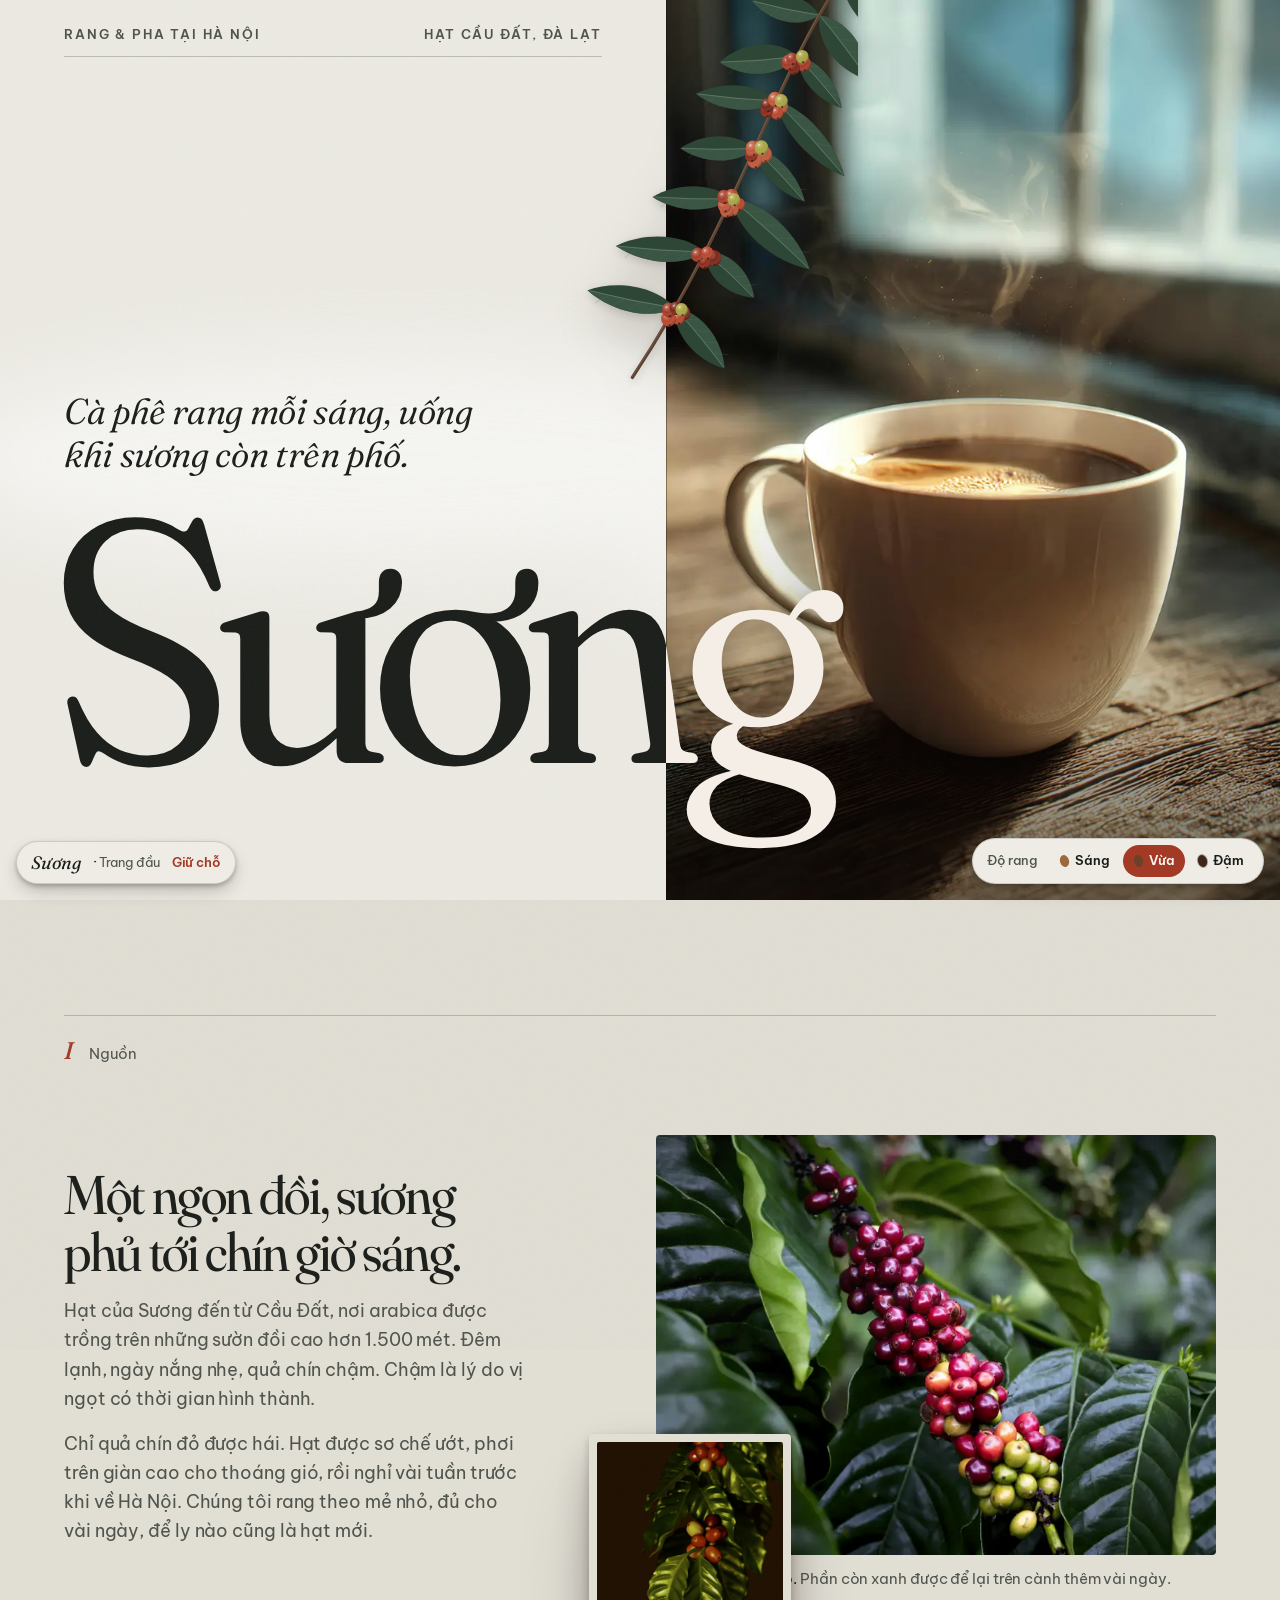
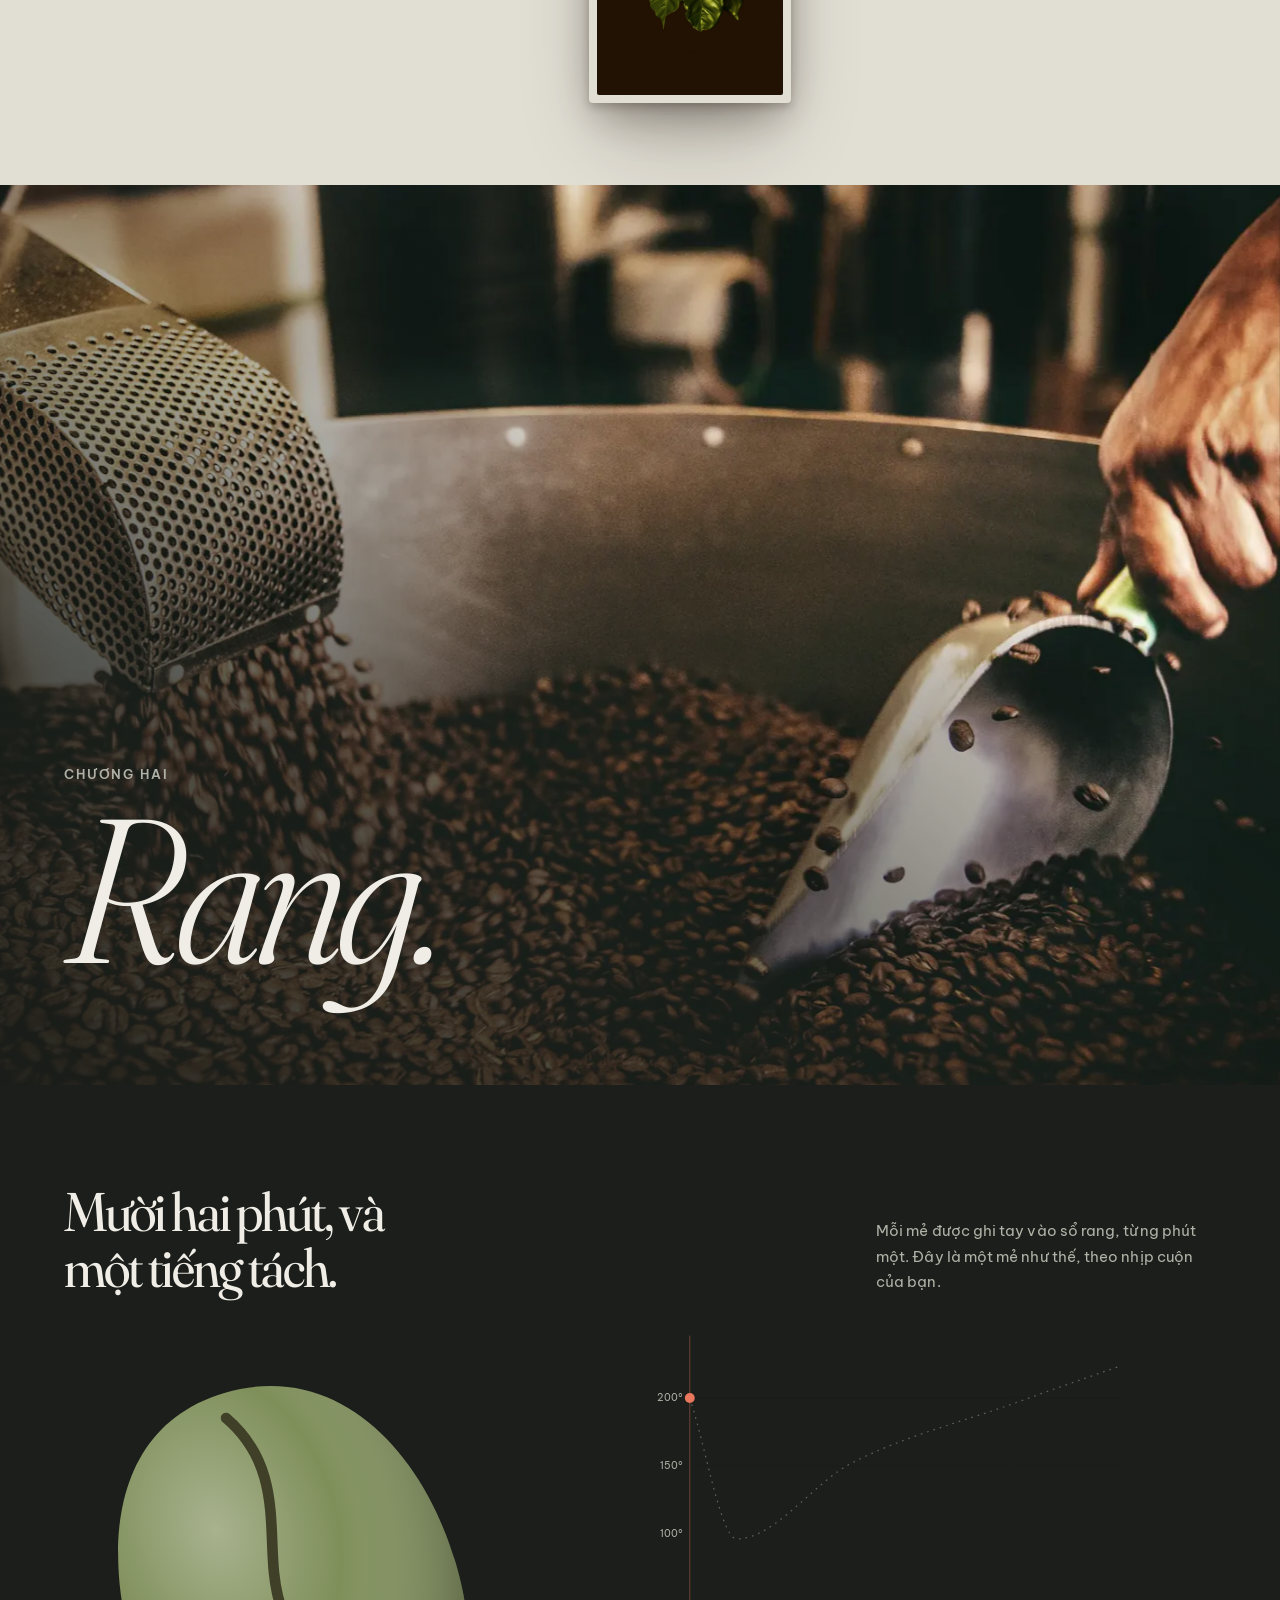
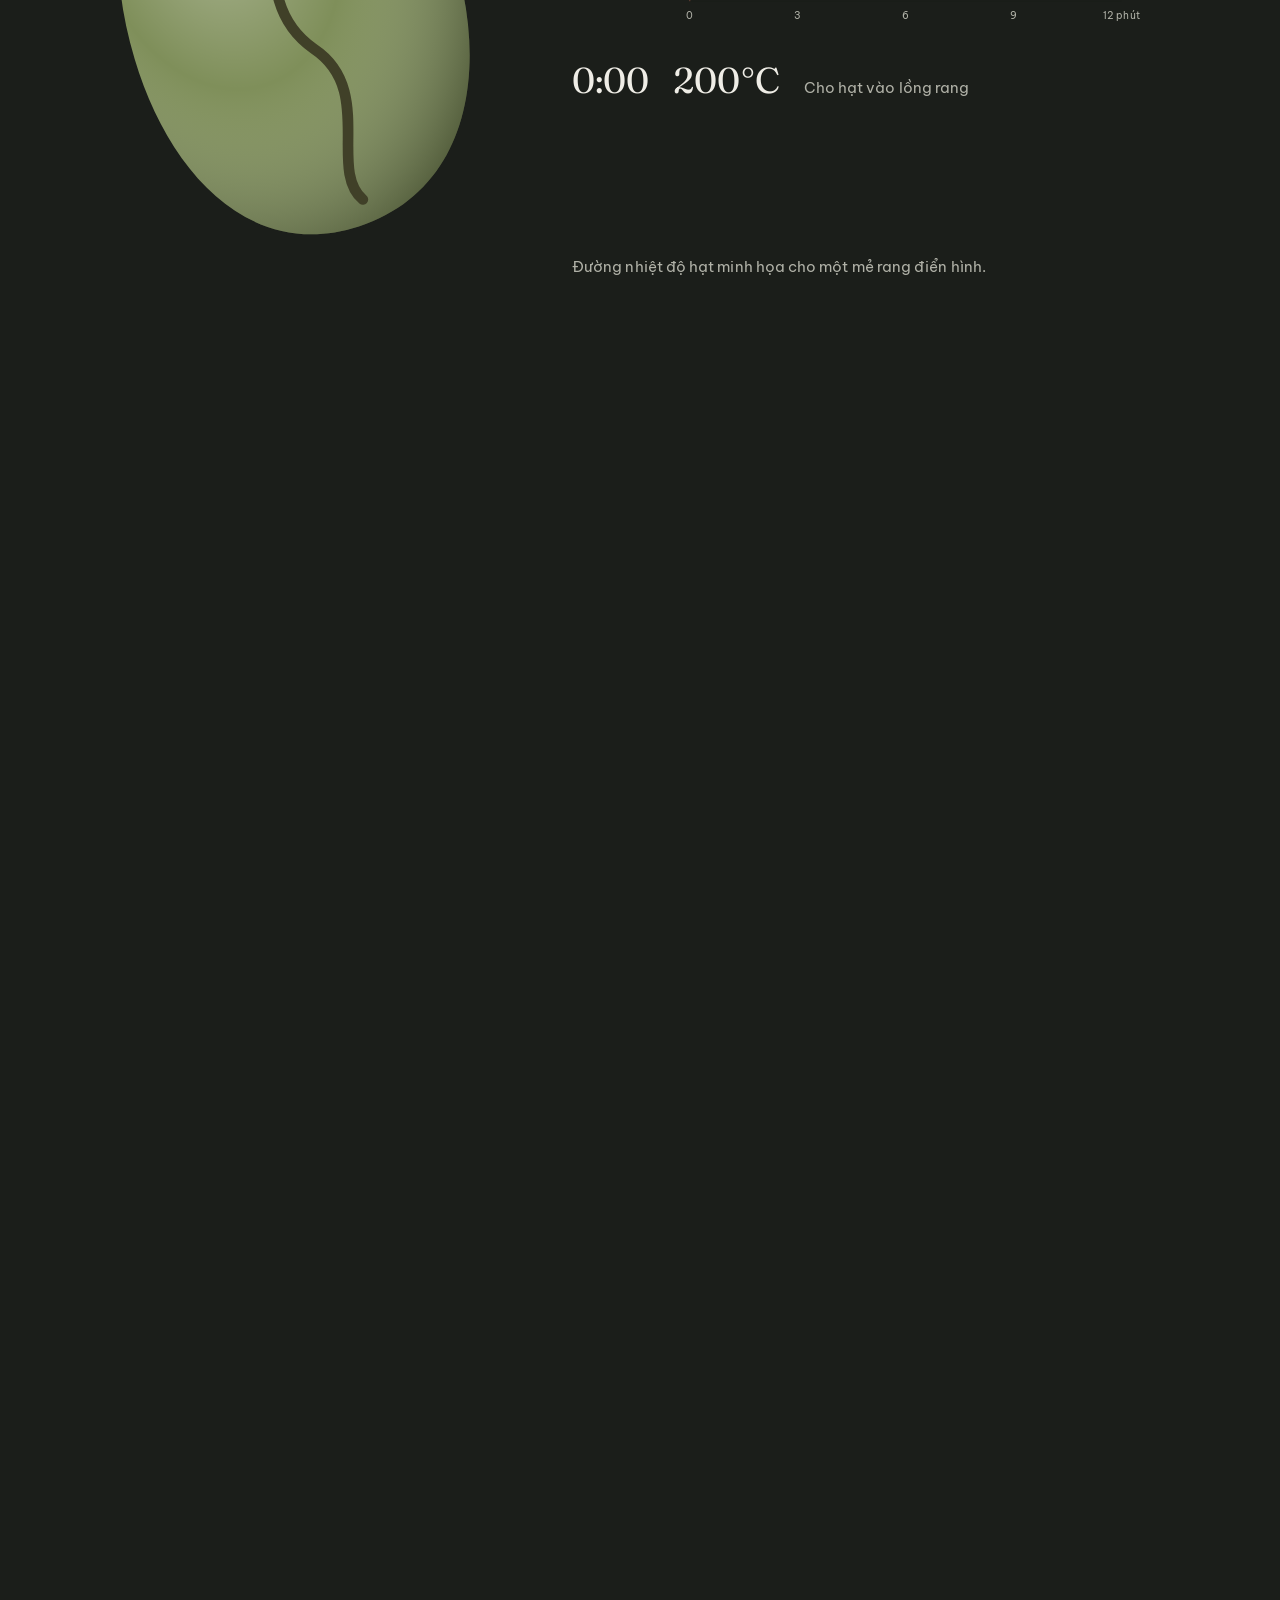
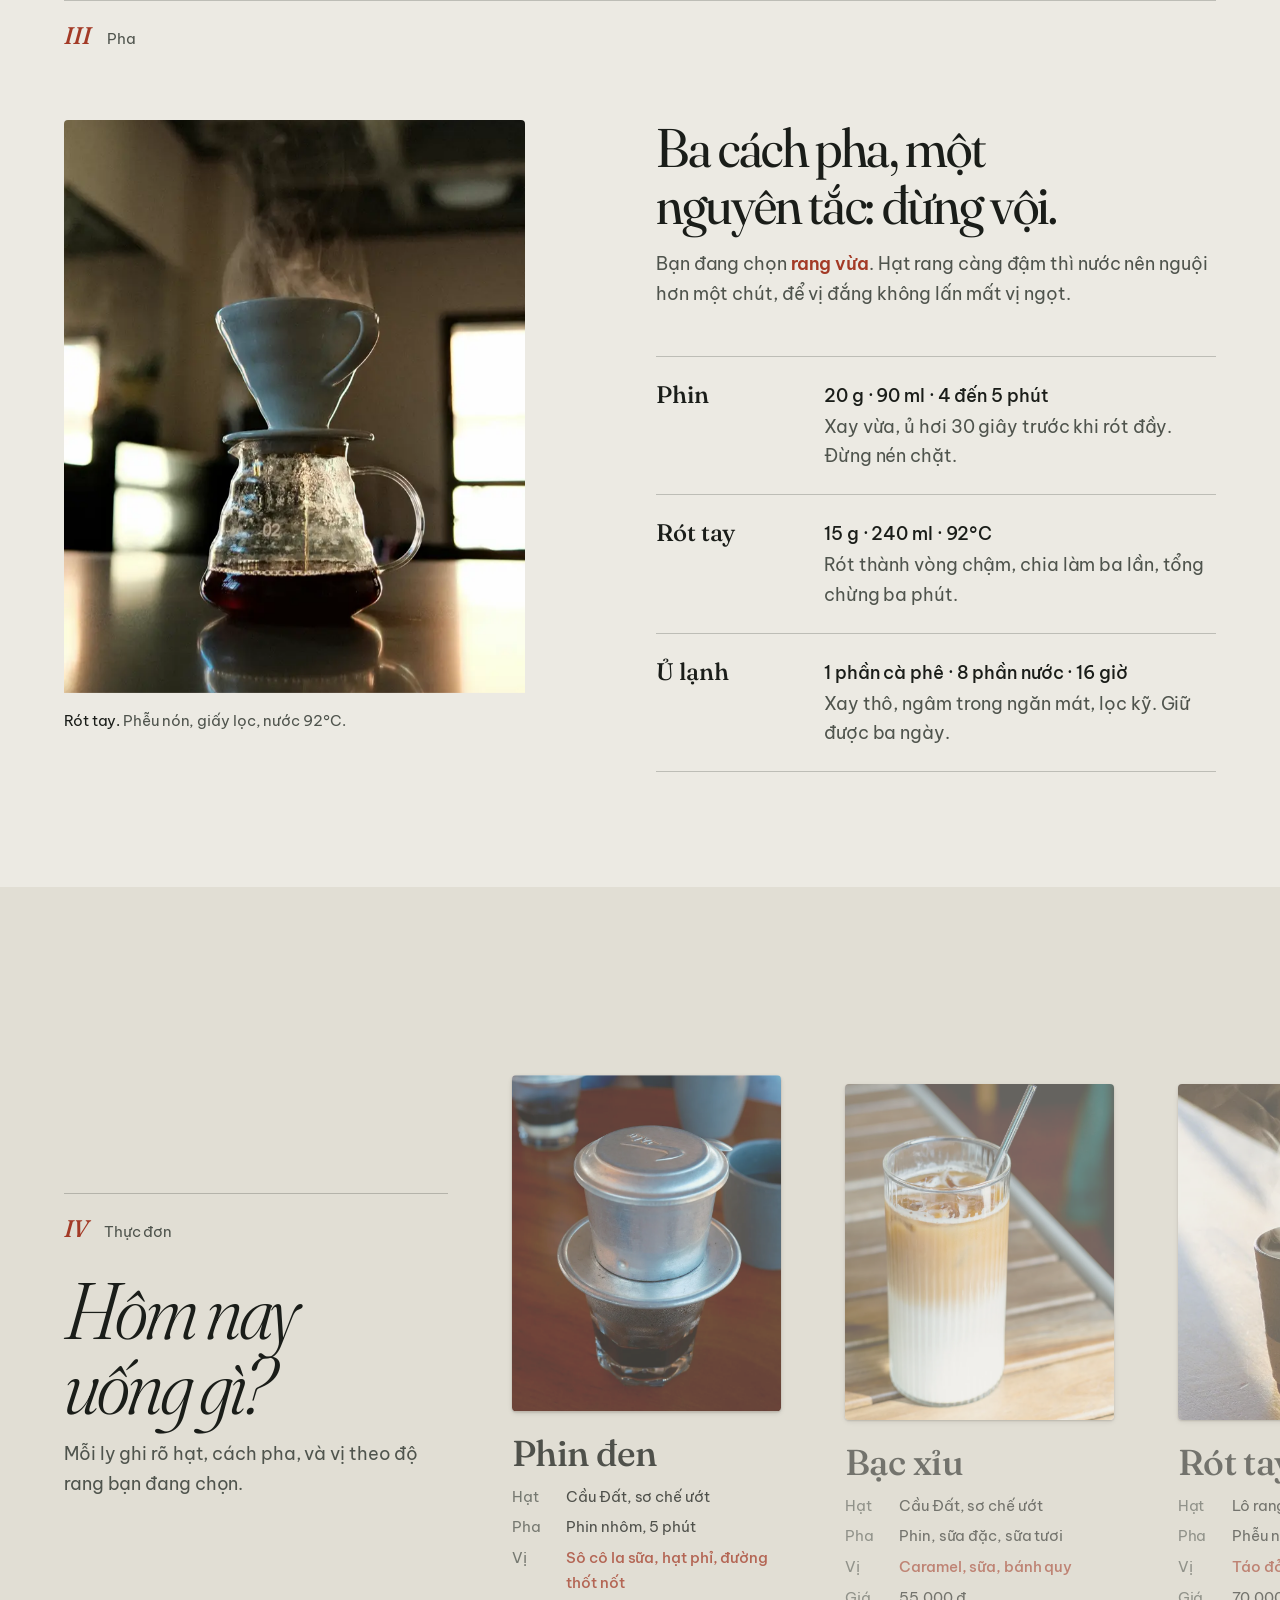
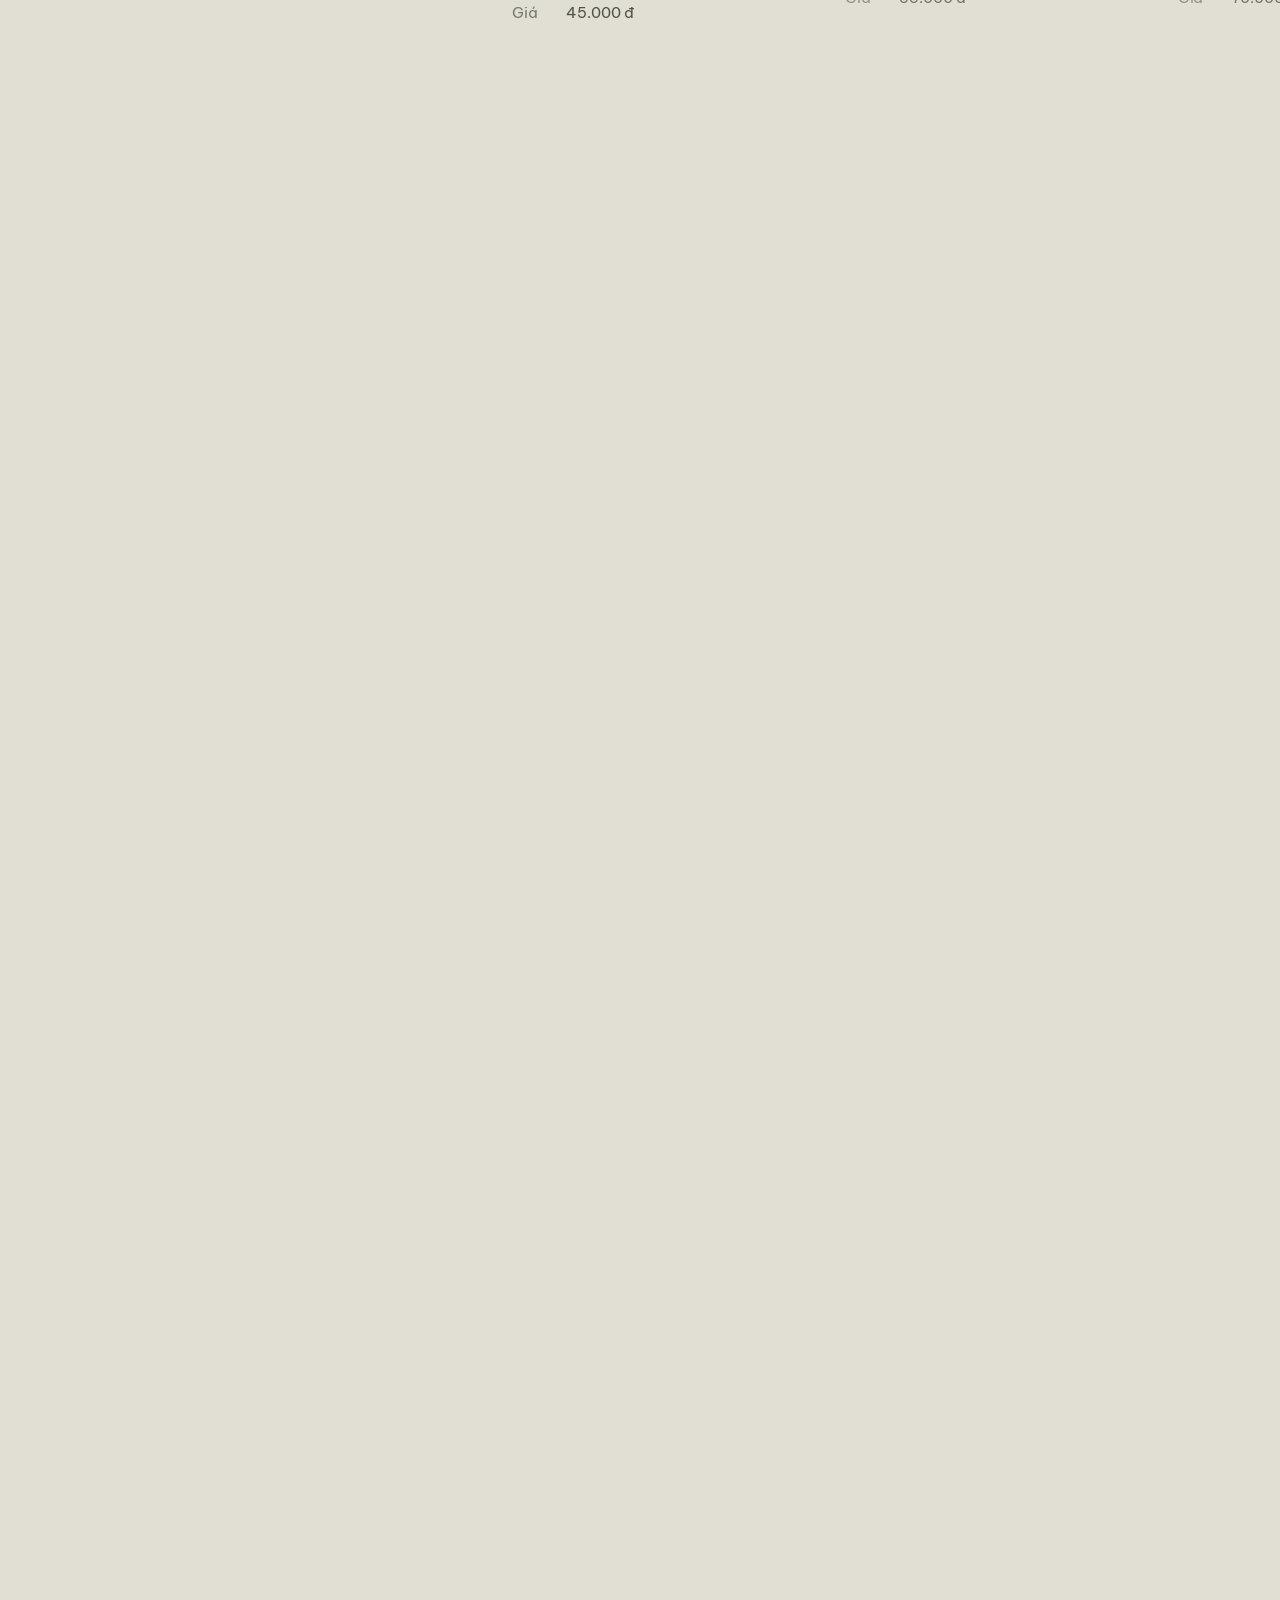
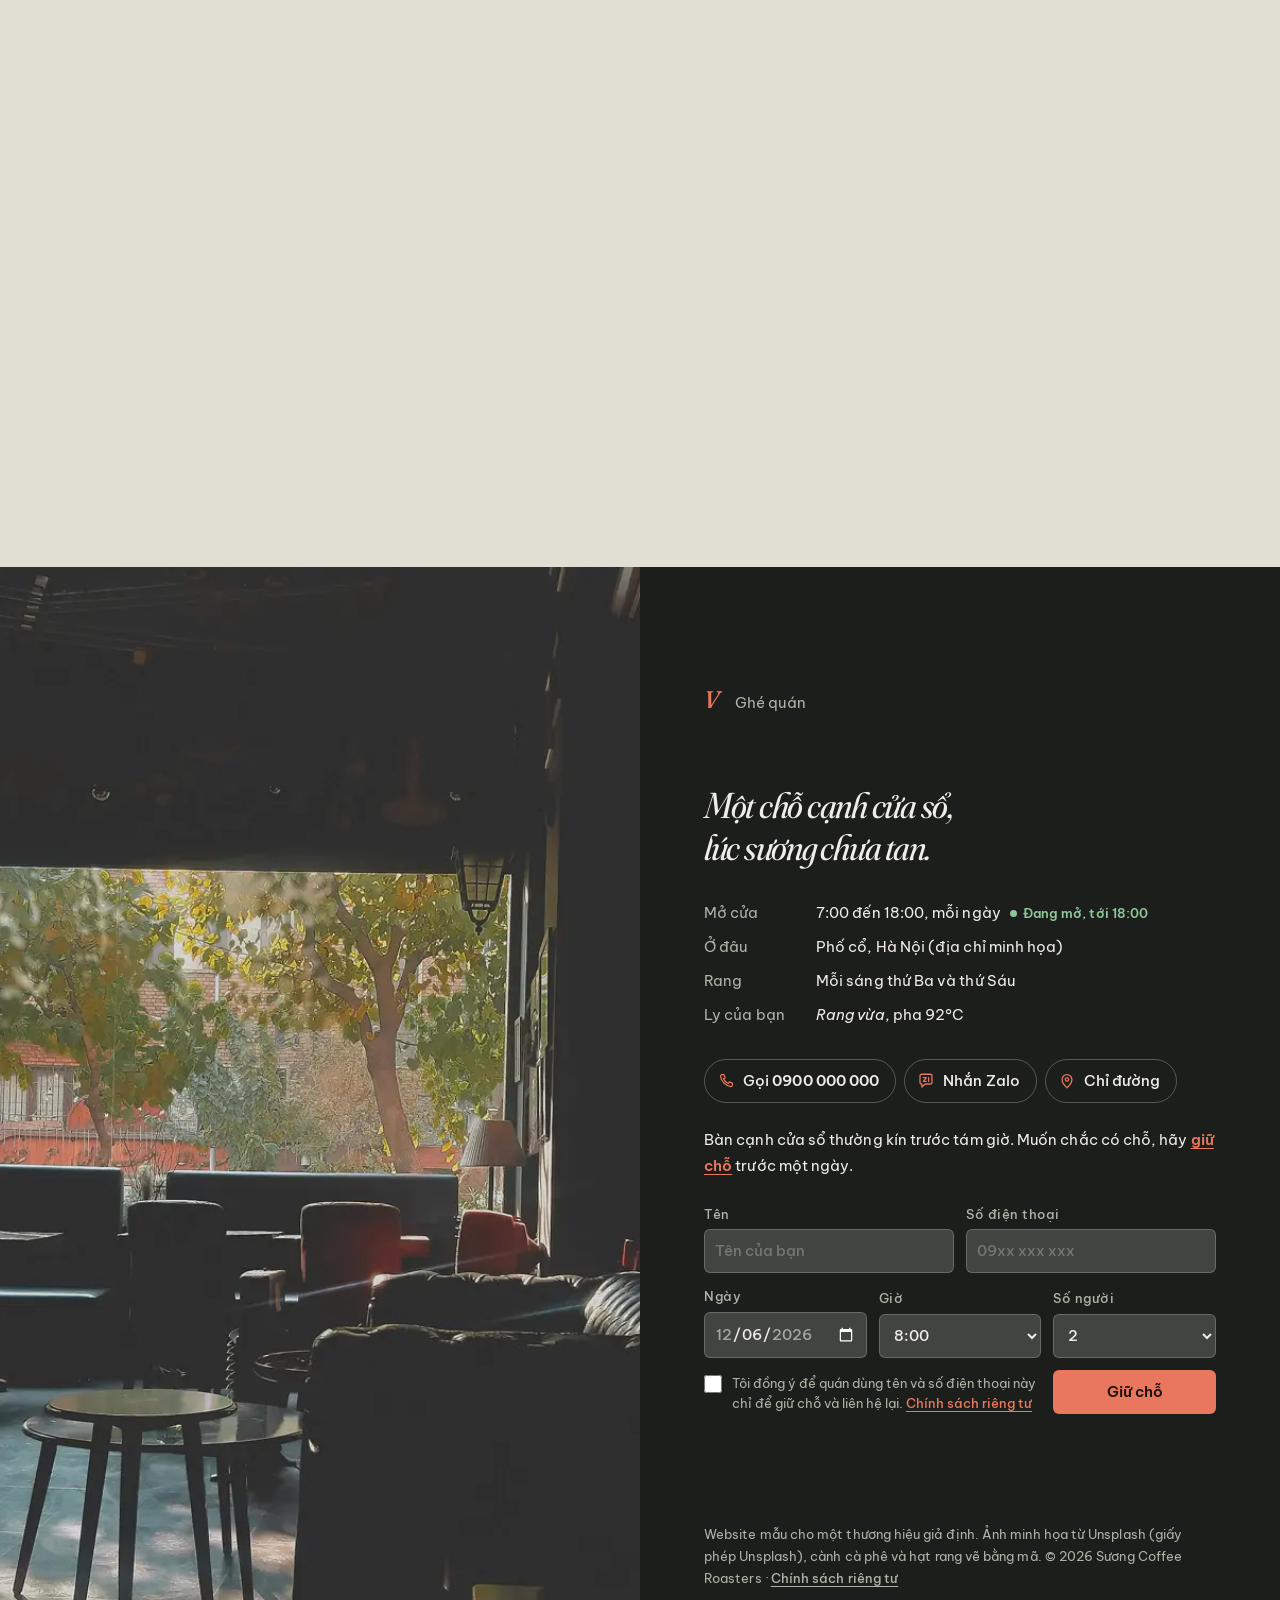
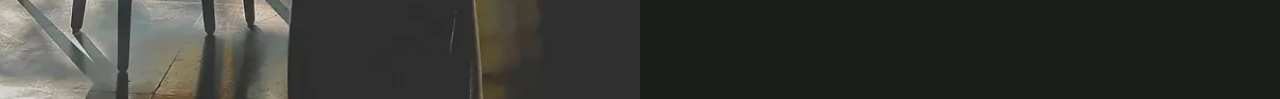
<file: index.html>
<!doctype html>
<html lang="vi" data-roast="medium" data-ground="paper">
<head>
<meta charset="utf-8">
<meta name="viewport" content="width=device-width, initial-scale=1, viewport-fit=cover">
<title>Sương · Cà phê rang mỗi sáng</title>
<meta name="description" content="Sương rang hạt arabica Cầu Đất mỗi sáng và pha tại Hà Nội. Phin, bạc xỉu, rót tay, cà phê muối, ủ lạnh. Giữ chỗ cạnh cửa sổ trước một ngày.">
<meta name="theme-color" content="#1B1E1A">
<link rel="canonical" href="https://tachmade.github.io/suong-coffee/">
<link rel="icon" href="favicon.svg" type="image/svg+xml">
<link rel="apple-touch-icon" href="apple-touch-icon.png">
<!-- ảnh và chữ hiện khi chia sẻ link qua Facebook, Zalo, Messenger -->
<meta property="og:type" content="website">
<meta property="og:locale" content="vi_VN">
<meta property="og:site_name" content="Sương">
<meta property="og:title" content="Sương · Cà phê rang mỗi sáng">
<meta property="og:description" content="Hạt arabica Cầu Đất, rang mỗi sáng và pha tại Hà Nội. Giữ một chỗ cạnh cửa sổ, lúc sương chưa tan.">
<meta property="og:url" content="https://tachmade.github.io/suong-coffee/">
<meta property="og:image" content="https://tachmade.github.io/suong-coffee/og-image.jpg">
<meta property="og:image:width" content="1200">
<meta property="og:image:height" content="630">
<meta property="og:image:alt" content="Chữ Sương vắt qua ảnh tách cà phê cạnh cửa sổ buổi sáng">
<meta name="twitter:card" content="summary_large_image">
<link rel="preload" as="image" href="assets/hero-window-cup.webp" imagesrcset="assets/hero-window-cup-800.webp 800w, assets/hero-window-cup.webp 1600w" imagesizes="(max-width: 860px) 100vw, 48vw" fetchpriority="high">
<link rel="preconnect" href="https://fonts.googleapis.com">
<link rel="preconnect" href="https://fonts.gstatic.com" crossorigin>
<link href="https://fonts.googleapis.com/css2?family=Be+Vietnam+Pro:wght@400;500;600&family=Fraunces:ital,opsz,wght@0,9..144,300..600;1,9..144,300..500&display=swap&subset=vietnamese" rel="stylesheet">
<link rel="stylesheet" href="scrollcraft.css">
<style>
  /* ---------- the roast regrade: one control, every ground and illustration ---------- */
  html[data-roast="light"] {
    --paper: #EEF0E8; --paper-2: #E2E6DA; --dark: #15231D;
    --ink-p: #16211B; --soft-p: #46554B; --ink-d: #ECF0E8; --soft-d: #A9B7AD;
    --bean: #9A6A3E; --bean-deep: #7A5130; --crema: #D9B58A; --leafy: #2F4A3A;
  }
  html[data-roast="medium"] {
    --paper: #ECEAE3; --paper-2: #E1DED4; --dark: #1B1E1A;
    --ink-p: #1A1D19; --soft-p: #4F544D; --ink-d: #EFEDE6; --soft-d: #B0B1A7;
    --bean: #6B4227; --bean-deep: #4E2F1B; --crema: #C89A6A; --leafy: #2E4636;
  }
  html[data-roast="dark"] {
    --paper: #E7E2D9; --paper-2: #DBD4C8; --dark: #1D1613;
    --ink-p: #1E1915; --soft-p: #574D45; --ink-d: #F1EAE2; --soft-d: #BBAD9F;
    --bean: #3D2518; --bean-deep: #27170F; --crema: #A8774E; --leafy: #2D3F31;
  }

  :root {
    --sc-canvas: var(--paper);
    --sc-surface: var(--paper-2);
    --sc-ink: var(--ink-p);
    --sc-ink-soft: var(--soft-p);
    --sc-accent: #A33A26;
    --sc-accent-ink: #FFF8F2;
    --sc-font-display: "Fraunces", Georgia, serif;
    --sc-font-text: "Be Vietnam Pro", system-ui, sans-serif;
    --sc-shadow-color: 25 30% 10%;
    --cherry: #A33A26;
    --regrade: 420ms;
  }
  body { background: var(--paper); transition: background-color var(--regrade) var(--sc-ease-out); }

  .paper, .paper-2, .dark {
    color: var(--sc-ink);
    transition: background-color var(--regrade) var(--sc-ease-out), color var(--regrade) var(--sc-ease-out);
  }
  .paper   { background: var(--paper);   --sc-ink: var(--ink-p); --sc-ink-soft: var(--soft-p); --sc-accent: #A33A26; --sc-accent-ink: #FFF8F2; }
  .paper-2 { background: var(--paper-2); --sc-ink: var(--ink-p); --sc-ink-soft: var(--soft-p); --sc-accent: #A33A26; --sc-accent-ink: #FFF8F2; }
  .dark    { background: var(--dark);    --sc-canvas: var(--dark); --sc-ink: var(--ink-d); --sc-ink-soft: var(--soft-d); --sc-accent: #E8775E; --sc-accent-ink: #1A100C;
             line-height: 1.7; letter-spacing: 0.004em; }

  .sc-display { font-variation-settings: "opsz" 144, "SOFT" 30; font-weight: 400; }
  .eyebrow {
    font-size: var(--sc-t-xs); font-weight: 600; letter-spacing: 0.14em; text-transform: uppercase;
    color: var(--sc-ink-soft); margin: 0;
  }
  .chapter-mark {
    display: flex; align-items: baseline; gap: var(--sc-4);
    border-top: 1px solid var(--sc-hairline-strong); padding-top: var(--sc-4);
    font-size: var(--sc-t-sm); color: var(--sc-ink-soft); margin: 0 0 var(--sc-8);
  }
  .chapter-mark b { font-family: var(--sc-font-display); font-weight: 500; font-style: italic; font-size: var(--sc-t-lg); color: var(--sc-accent); }
  .caption { font-size: var(--sc-t-sm); color: var(--sc-ink-soft); margin-top: var(--sc-3); max-width: 52ch; }
  .caption i { font-style: normal; color: var(--sc-ink); }

  .skip { position: absolute; left: -9999px; top: 12px; z-index: 1000; padding: 10px 16px; border-radius: 999px; background: var(--dark); color: var(--ink-d); font-weight: 600; font-size: var(--sc-t-sm); }
  .skip:focus { left: 12px; }
  .noscript { margin: 0; padding: 12px var(--sc-gutter); background: var(--cherry); color: #FFF8F2; font-size: var(--sc-t-sm); }

  /* ------------------------------------------------------------------ hero -- */
  .hero { position: relative; min-height: 100vh; min-height: 100svh; overflow: clip; }
  .hero__mast {
    position: relative; z-index: 6;
    display: flex; justify-content: space-between; gap: var(--sc-4);
    padding: var(--sc-5) var(--sc-gutter) var(--sc-3);
    font-size: var(--sc-t-xs); font-weight: 600; letter-spacing: 0.14em; text-transform: uppercase;
    color: var(--sc-ink-soft);
  }
  .hero__mast::after { content: ""; position: absolute; left: var(--sc-gutter); right: var(--sc-gutter); bottom: 0; height: 1px; background: var(--sc-hairline-strong); }
  .hero__plane { position: absolute; pointer-events: none; }
  .hero__plane > .pp { transform: translate3d(calc(var(--mx, 0) * var(--depth, 0) * 1px), calc(var(--my, 0) * var(--depth, 0) * 1px), 0); }
  .hero__plane svg { max-width: none; width: 100%; height: auto; }
  .hero__mist { inset: 18% -10% auto -10%; height: 70%; z-index: 1; }
  .hero__mist span {
    position: absolute; border-radius: 50%; filter: blur(42px);
    background: color-mix(in oklab, #FFFFFF 70%, var(--paper));
    opacity: 0.75;
  }
  .hero__mist span:nth-child(1) { width: 60%; height: 34%; left: 4%; top: 30%; }
  .hero__mist span:nth-child(2) { width: 46%; height: 26%; left: 48%; top: 52%; opacity: 0.6; }
  @media (prefers-reduced-motion: no-preference) {
    .hero__mist span:nth-child(1) { animation: mist 18s var(--sc-ease-in-out) infinite alternate; }
    .hero__mist span:nth-child(2) { animation: mist 23s var(--sc-ease-in-out) infinite alternate-reverse; }
  }
  @keyframes mist { from { transform: translate3d(-4%, 0, 0); } to { transform: translate3d(6%, -6%, 0); } }

  .hero__branch--back { z-index: 2; width: min(46vw, 640px); left: 30%; top: -6%; opacity: 0.42; --depth: 6; }
  .hero__branch--back svg { filter: blur(3px) saturate(0.55); }
  .hero__branch--front { z-index: 5; width: min(58vw, 860px); right: -6vw; top: -2vh; --depth: 18; }
  .hero__branch--front svg { filter: drop-shadow(0 18px 22px hsl(25 30% 10% / 0.22)) drop-shadow(0 3px 4px hsl(25 30% 10% / 0.18)); }

  .hero__body {
    position: absolute; z-index: 4; left: var(--sc-gutter); right: var(--sc-gutter); bottom: clamp(1.5rem, 6vh, 4rem);
    display: grid; grid-template-columns: minmax(0, 1fr); gap: var(--sc-5);
  }
  .hero__word {
    grid-row: 2;
    font-family: var(--sc-font-display); font-weight: 380;
    font-variation-settings: "opsz" 144, "SOFT" 60;
    font-size: clamp(6.5rem, 29vw, 27rem); line-height: 0.8; letter-spacing: -0.045em;
    margin: 0 0 0 -0.04em; padding-bottom: 0.2em; color: var(--sc-ink);
  }
  .hero__lede {
    grid-row: 1; margin: 0; max-width: 21ch;
    font-family: var(--sc-font-display); font-style: italic; font-weight: 350;
    font-variation-settings: "opsz" 36;
    font-size: var(--sc-t-xl); line-height: 1.2; letter-spacing: -0.01em; text-wrap: balance;
  }

  /* -------------------------------------------------------------- chapter I -- */
  .spread { display: grid; grid-template-columns: repeat(12, minmax(0, 1fr)); column-gap: var(--sc-6); align-items: start; }
  .origin .spread__text { grid-column: 1 / span 5; padding-top: var(--sc-6); }
  .origin .spread__media { grid-column: 7 / span 6; }
  .origin h2 { font-size: var(--sc-t-2xl); line-height: 1.04; letter-spacing: -0.025em; max-width: 14ch; }
  .origin .sc-body + .sc-body { margin-top: var(--sc-4); }
  .hills { position: relative; aspect-ratio: 6 / 5; overflow: clip; border-radius: 4px; background: color-mix(in oklab, var(--paper-2) 70%, #FFFFFF); }
  .hills > div { position: absolute; left: -4%; width: 108%; }
  .hills svg { width: 100%; height: auto; max-width: none; }
  .hills__far  { top: 12%; }
  .hills__mid  { top: 30%; }
  .hills__mist { top: 44%; height: 22%; background: linear-gradient(to bottom, transparent, color-mix(in oklab, #FFFFFF 75%, var(--paper-2)) 45%, transparent); filter: blur(8px); }
  .hills__near { top: 52%; }
  .hills__sun  { top: 14%; left: 62% !important; width: 14% !important; aspect-ratio: 1; border-radius: 50%; background: color-mix(in oklab, var(--cherry) 22%, var(--paper)); }
  .hills::after { content: ""; position: absolute; inset: auto 0 0 0; height: 18%; background: linear-gradient(to bottom, transparent, var(--leafy)); }

  /* ------------------------------------------------------- intertitle (silence) -- */
  .intertitle { min-height: 100vh; min-height: 100svh; display: flex; align-items: flex-end; }
  .intertitle .sc-wrap { padding-bottom: clamp(3rem, 12vh, 8rem); }
  .intertitle h2 { font-size: clamp(5rem, 16vw, 15rem); font-style: italic; font-weight: 300; line-height: 0.86; letter-spacing: -0.04em; }
  .intertitle p { margin: 0 0 var(--sc-4); }

  /* ---------------------------------------------------------- the roast (peak) -- */
  .roast__stage {
    display: grid; grid-template-columns: minmax(0, 5fr) minmax(0, 7fr); grid-template-rows: auto 1fr;
    column-gap: var(--sc-7); padding: clamp(4.5rem, 11vh, 7rem) var(--sc-gutter) clamp(4.5rem, 10vh, 6.5rem);
    background: var(--dark);
  }
  .roast__head { grid-column: 1 / -1; display: flex; justify-content: space-between; align-items: end; gap: var(--sc-6); }
  .roast__head h2 { font-size: var(--sc-t-2xl); line-height: 1.02; max-width: 16ch; }
  .roast__head p { max-width: 34ch; margin: 0; color: var(--sc-ink-soft); font-size: var(--sc-t-sm); }
  .bean-wrap { position: relative; display: grid; place-items: center; min-height: 0; }
  .bean { width: min(100%, 44vh); height: auto; overflow: visible; transform: scale(var(--swell, 1)); transform-origin: 50% 55%; }
  .bean__body { fill: var(--bean-now, #7F8F5A); }
  .bean__crease { stroke: color-mix(in oklab, var(--bean-now, #7F8F5A) 45%, #120A06); stroke-width: 7; fill: none; stroke-linecap: round; }
  .bean__silver { stroke: #EAD9B8; stroke-width: 0; fill: none; stroke-linecap: round; transition: stroke-width 260ms var(--sc-ease-out); }
  .bean__jag { stroke: #EAD9B8; stroke-width: 2.5; fill: none; opacity: 0; transition: opacity 200ms var(--sc-ease-out); }
  .is-cracked .bean__silver { stroke-width: 3.5; }
  .is-cracked .bean__jag { opacity: 0.85; }
  .tach {
    position: absolute; right: 2%; top: 4%;
    font-family: var(--sc-font-display); font-style: italic; font-weight: 400; font-size: var(--sc-t-3xl); line-height: 1;
    color: var(--sc-accent); opacity: 0; transform: translate3d(0, 10px, 0) scale(0.95);
    transition: opacity 240ms var(--sc-ease-out), transform 360ms var(--sc-ease-out);
  }
  .is-cracked .tach { opacity: 1; transform: none; }
  .chaff { position: absolute; left: 50%; top: 50%; width: 0; height: 0; }
  .chaff i { position: absolute; width: 10px; height: 4px; border-radius: 50%; background: #D9C49B; opacity: 0; }
  @media (prefers-reduced-motion: no-preference) {
    .is-cracked .chaff i { animation: chaff 1100ms var(--sc-ease-out) forwards; }
    .is-cracked .bean { animation: jolt 380ms var(--sc-ease-out); }
  }
  @keyframes chaff {
    0% { opacity: 0; transform: translate3d(0, 0, 0) rotate(0deg); }
    12% { opacity: 1; }
    100% { opacity: 0; transform: translate3d(var(--dx), var(--dy), 0) rotate(var(--rot)); }
  }
  @keyframes jolt { 0% { transform: scale(var(--swell)); } 30% { transform: scale(calc(var(--swell) * 1.05)) rotate(-2deg); } 100% { transform: scale(var(--swell)); } }

  /* The stage is exactly one viewport tall, so the chart column is laid out by
     HEIGHT: the plot takes whatever is left after the readout and the choice
     row, and never more than its natural 600:380 shape. Nothing can spill
     past the bottom edge on a short window. */
  .roast__stage { grid-template-rows: auto minmax(0, 1fr); row-gap: var(--sc-5); }
  .chart { position: relative; align-self: stretch; min-height: 0; display: flex; flex-direction: column; justify-content: center; container-type: inline-size; }
  .chart__frame { position: relative; flex: 0 1 auto; height: 63.33cqw; min-height: 7rem; }
  .chart svg { max-height: 100%; }
  .bean-wrap { min-height: 0; }
  .bean { max-height: 100%; }
  .chart svg { position: absolute; inset: 0; width: 100%; height: 100%; overflow: visible; }
  .chart text { font-family: var(--sc-font-text); font-size: 12px; fill: var(--sc-ink-soft); }
  .chart .ax { stroke: var(--sc-hairline-strong); stroke-width: 1; }
  .chart .grid { stroke: var(--sc-hairline); stroke-width: 1; }
  .chart .guide { stroke: var(--sc-ink-soft); stroke-width: 1.5; stroke-dasharray: 2 6; fill: none; opacity: 0.45; }
  .chart .live { stroke: var(--sc-accent); stroke-width: 3; fill: none; stroke-linecap: round; }
  .chart .band { fill: var(--sc-ink); opacity: 0; transition: opacity 300ms var(--sc-ease-out); }
  .chart .band.on { opacity: 0.045; }
  .chart .phase { opacity: 0; transition: opacity 300ms var(--sc-ease-out); font-weight: 500; fill: var(--sc-ink); font-size: 13px; }
  .chart .phase.on { opacity: 1; }
  .chart .head { fill: var(--sc-accent); }
  .chart .needle { stroke: var(--sc-accent); stroke-width: 1; opacity: 0.5; }
  .readout { display: flex; gap: var(--sc-5); align-items: baseline; margin-top: var(--sc-4); font-variant-numeric: tabular-nums; }
  .readout b { font-family: var(--sc-font-display); font-weight: 400; font-size: var(--sc-t-xl); }
  .readout span { color: var(--sc-ink-soft); font-size: var(--sc-t-sm); }
  .chart .mark { opacity: 0; transition: opacity 300ms var(--sc-ease-out); }
  .chart .mark.on { opacity: 1; }
  .chart .mark circle { fill: var(--dark); stroke: var(--sc-ink); stroke-width: 2; }
  .chart .mark.sel circle { fill: var(--sc-accent); stroke: var(--sc-accent); }
  .chart .mark text { fill: var(--sc-ink); font-weight: 600; font-size: 12px; }
  .choose { margin: var(--sc-4) 0 0; display: flex; flex-wrap: wrap; align-items: center; gap: var(--sc-3) var(--sc-5); visibility: hidden; opacity: 0; transform: translate3d(0, 8px, 0); transition: opacity 300ms var(--sc-ease-out), transform 300ms var(--sc-ease-out), visibility 0s linear 300ms; }
  .choose.on { visibility: visible; opacity: 1; transform: none; transition-delay: 0s; }
  .choose p { margin: 0; max-width: 30ch; font-family: var(--sc-font-display); font-style: italic; font-size: var(--sc-t-lg); line-height: 1.3; }
  .stops { display: flex; gap: var(--sc-2); }
  .stop {
    min-height: 40px; padding: 0 16px; border-radius: 999px; border: 1px solid var(--sc-hairline-strong);
    background: transparent; color: var(--sc-ink);
    font-size: var(--sc-t-sm); font-weight: 600; cursor: pointer;
    transition: background-color 160ms var(--sc-ease-out), transform 120ms var(--sc-ease-out);
  }
  .stop[aria-pressed="true"] { background: var(--sc-accent); color: var(--sc-accent-ink); border-color: transparent; }
  .stop:active { transform: scale(0.97); }
  @media (hover: hover) and (pointer: fine) { .stop:not([aria-pressed="true"]):hover { background: color-mix(in oklab, var(--sc-ink) 10%, transparent); } }

  /* --------------------------------------------------------------- chapter III -- */
  .brew .spread__media { grid-column: 1 / span 5; }
  .brew .spread__text { grid-column: 7 / span 6; }
  .brew h2 { font-size: var(--sc-t-2xl); line-height: 1.04; letter-spacing: -0.025em; max-width: 16ch; }
  .drawing { background: var(--paper-2); border-radius: 4px; padding: var(--sc-6); }
  .drawing svg { width: 100%; height: auto; }
  .drawing .ln { stroke: var(--sc-ink); stroke-width: 2; fill: none; stroke-linejoin: round; stroke-linecap: round; }
  .drawing .thin { stroke-width: 1.2; opacity: 0.6; }
  .drawing .coffee { fill: var(--bean); transition: fill var(--regrade) var(--sc-ease-out); }
  .drawing .stream { stroke: var(--bean); stroke-width: 3; fill: none; stroke-linecap: round; transition: stroke var(--regrade) var(--sc-ease-out); }
  @media (prefers-reduced-motion: no-preference) {
    .drawing .drop { animation: drip 1.6s cubic-bezier(0.5, 0, 0.9, 0.6) infinite; }
    .drawing .drop:nth-of-type(2) { animation-delay: 0.8s; }
  }
  @keyframes drip { 0% { transform: translateY(0); opacity: 0; } 15% { opacity: 1; } 100% { transform: translateY(44px); opacity: 0; } }
  .recipes { list-style: none; padding: 0; margin: var(--sc-7) 0 0; }
  .recipes li { display: grid; grid-template-columns: 9rem 1fr; gap: var(--sc-5); padding: var(--sc-5) 0; border-top: 1px solid var(--sc-hairline-strong); }
  .recipes li:last-child { border-bottom: 1px solid var(--sc-hairline-strong); }
  .recipes h3 { margin: 0; font-family: var(--sc-font-display); font-weight: 500; font-size: var(--sc-t-lg); line-height: 1.2; }
  .recipes p { margin: 0; color: var(--sc-ink-soft); }
  .recipes .nums { color: var(--sc-ink); font-variant-numeric: tabular-nums; font-weight: 500; display: block; margin-bottom: 2px; }
  .roast-pill { color: var(--sc-accent); font-weight: 600; }

  /* -------------------------------------------------------------- menu (pan) -- */
  .menu .sc-stage { display: flex; align-items: center; }
  .rail { gap: clamp(2.5rem, 5vw, 5rem); padding-inline: var(--sc-gutter); align-items: stretch; }
  .rail > * { flex: 0 0 auto; }
  .rail__lead { width: clamp(17rem, 30vw, 27rem); align-self: center; }
  .rail__lead h2 { font-size: var(--sc-t-3xl); font-style: italic; font-weight: 300; }
  .rail__lead p { margin-top: var(--sc-4); }
  .drink { width: clamp(15rem, 21vw, 19.5rem); display: flex; flex-direction: column; }
  .drink__art { aspect-ratio: 1; display: grid; place-items: center; background: var(--paper); border-radius: 4px; box-shadow: var(--sc-e1); }
  .drink__art svg { width: 62%; height: auto; overflow: visible; }
  .drink h3 { margin: var(--sc-5) 0 var(--sc-3); font-family: var(--sc-font-display); font-weight: 500; font-size: var(--sc-t-xl); line-height: 1.05; letter-spacing: -0.015em; }
  .label { margin: 0; display: grid; grid-template-columns: 3.4rem 1fr; row-gap: 6px; font-size: var(--sc-t-sm); }
  .label dt { color: var(--sc-ink-soft); }
  .label dd { margin: 0; }
  .label dd.notes { color: var(--sc-accent); font-weight: 500; }
  .label dd.price { font-variant-numeric: tabular-nums; }
  .rail__note { width: clamp(15rem, 22vw, 20rem); align-self: center; font-family: var(--sc-font-display); font-style: italic; font-size: var(--sc-t-lg); line-height: 1.35; }
  @media (prefers-reduced-motion: no-preference) {
    .drink {
      --t: clamp(0, calc(var(--sc-p, 0) * 7 - var(--i) + 1.4), 1);
      opacity: calc(0.55 + 0.45 * var(--t));
      transform: translate3d(0, calc((1 - var(--t)) * 22px), 0);
    }
  }
  /* liquid in every illustration follows the roast */
  .liq { fill: var(--bean); transition: fill var(--regrade) var(--sc-ease-out); }
  .crema { fill: var(--crema); transition: fill var(--regrade) var(--sc-ease-out); }
  .milk { fill: #F2EBDD; }
  .ln2 { stroke: var(--sc-ink); stroke-width: 2.2; fill: none; stroke-linejoin: round; stroke-linecap: round; }
  .glass { fill: color-mix(in oklab, #FFFFFF 40%, transparent); }

  /* ------------------------------------------------------------- colophon -- */
  .colophon { min-height: 100vh; min-height: 100svh; display: flex; align-items: center; padding-block: var(--sc-9) var(--sc-8); }
  .colophon .spread { align-items: center; }
  .colophon__cup { grid-column: 1 / span 5; }
  .seat { position: relative; width: min(100%, 22rem); }
  .seat .photo { width: 100%; height: auto; border-radius: 4px; box-shadow: var(--sc-e3); }
  .seat__cup { position: absolute; right: -22%; bottom: -8%; width: 48%; height: auto; overflow: visible; filter: drop-shadow(0 14px 18px hsl(25 40% 4% / 0.45)); }

  /* photographs join the roast regrade: lighter and cooler, or deeper and richer */
  .photo { transition: filter var(--regrade) var(--sc-ease-out); }
  html[data-roast="light"] .photo { filter: brightness(1.06) saturate(0.9) contrast(0.97); }
  html[data-roast="dark"] .photo { filter: brightness(0.86) saturate(1.08) contrast(1.06); }

  /* ---- hero: the photograph is a window on the right half; the wordmark runs
     across the seam, ink on paper and paper on the photograph (two copies, one
     clipped by the window), so the title sits between the planes ---- */
  .hero { height: 100vh; height: 100svh; min-height: 34rem; --split: 52%; }
  .hero__mast { width: var(--split); }
  .hero__photo { position: absolute; z-index: 3; top: 0; bottom: 0; right: 0; left: var(--split); overflow: clip; background: #1A1410; }
  .hero__photo-img { position: absolute; inset: -9% 0; }
  .hero__photo-img img { width: 100%; height: 100%; max-width: none; object-fit: cover; object-position: 50% 100%; transform: scaleX(-1); }
  .hero__photo-scrim { position: absolute; inset: auto 0 0 0; height: 46%; pointer-events: none;
    background: linear-gradient(to top, hsl(25 35% 6% / 0.62), hsl(25 35% 6% / 0.22) 55%, transparent); }
  .hero__body { z-index: 2; }
  .hero__word, .hero__word-copy {
    font-family: var(--sc-font-display); font-weight: 380;
    font-variation-settings: "opsz" 144, "SOFT" 60;
    font-size: clamp(6.5rem, 27vw, 34rem); line-height: 0.8; letter-spacing: -0.045em;
    padding-bottom: 0.2em; margin: 0 0 0 -0.04em;
  }
  .hero__word-copy {
    position: absolute; z-index: 2; white-space: nowrap; pointer-events: none;
    /* same origin as the ink copy, expressed inside the window */
    left: calc(var(--sc-gutter) - (var(--split) / (100% - var(--split))) * 100%);
    left: calc(var(--sc-gutter) - 108.3333%);
    bottom: clamp(1.5rem, 6vh, 4rem);
    color: #F4EEE6; text-shadow: 0 2px 30px hsl(25 40% 6% / 0.35);
  }
  .hero__branch--front { width: min(30vw, 470px); left: calc(var(--split) - 15vw); right: auto; top: -5vh; --depth: 16; }

  /* ---- chapter I: a pair of photographs, the small one rides in front ---- */
  .origin__media { margin: 0; padding-bottom: 14%; }
  .duo { position: relative; }
  .duo__main { aspect-ratio: 4 / 3; overflow: clip; border-radius: 4px; }
  .duo__main img, .duo__inset img { width: 100%; height: 100%; object-fit: cover; }
  .duo__inset {
    position: absolute; left: -12%; bottom: -22%; width: 36%; aspect-ratio: 3 / 4;
    padding: 8px; background: var(--paper-2); border-radius: 4px; box-shadow: var(--sc-e3);
  }
  .duo__inset img { border-radius: 2px; }

  /* ---- intertitle: one full-bleed photograph, the title in its dark corner ---- */
  .intertitle { position: relative; overflow: clip; }
  .intertitle .sc-wrap { position: relative; z-index: 2; }
  .intertitle__bg { position: absolute; inset: 0; z-index: 0; overflow: clip; }
  .intertitle__img { position: absolute; inset: -10% 0; }
  .intertitle__img img { width: 100%; height: 100%; max-width: none; object-fit: cover; object-position: 60% 50%; }
  .intertitle .sc-scrim { z-index: 1; }

  /* ---- chapter III ---- */
  .brew__frame { aspect-ratio: 4 / 5; overflow: clip; border-radius: 4px; position: relative; }
  .brew__img { position: absolute; inset: -8% 0; }
  .brew__img img { width: 100%; height: 100%; max-width: none; object-fit: cover; object-position: 55% 50%; }

  /* ---- menu photographs ---- */
  .drink__art { aspect-ratio: 4 / 5 !important; display: block !important; overflow: clip; background: var(--paper) !important; }
  .drink__art { position: relative; }
  .drink__art--drawn { display: grid !important; place-items: center; background: color-mix(in oklab, var(--paper) 70%, #FFFFFF) !important; }
  .drink__art--drawn svg { width: 52%; height: auto; overflow: visible; }
  .drink__art img { position: absolute; inset: 0; width: 100%; height: 100%; object-fit: cover; transition: transform 260ms var(--sc-ease-out), filter var(--regrade) var(--sc-ease-out); }
  @media (hover: hover) and (pointer: fine) { .drink:hover .drink__art img { transform: scale(1.035); } }

  /* ---- colophon: photograph bleeds the left half, the plate holds the right ---- */
  .colophon { display: grid !important; grid-template-columns: 1fr 1fr; padding: 0 !important; align-items: stretch !important; }
  .colophon__photo { position: relative; min-height: 100svh; overflow: clip; }
  .colophon__photo img { position: absolute; inset: 0; width: 100%; height: 100%; max-width: none; object-fit: cover; object-position: 40% 50%; }
  .colophon__body { display: flex; align-items: center; padding: var(--sc-9) var(--sc-gutter) var(--sc-9) clamp(2rem, 5vw, 5rem); }
  .colophon__text { grid-column: auto !important; width: 100%; max-width: 34rem; }
  .colophon__text { grid-column: 7 / span 5; font-size: var(--sc-t-sm); }
  .colophon__text h2 { font-size: var(--sc-t-xl); font-style: italic; font-weight: 400; line-height: 1.15; max-width: 20ch; }
  .colophon dl { display: grid; grid-template-columns: 7rem 1fr; row-gap: var(--sc-2); margin: var(--sc-6) 0; }
  .colophon dt { color: var(--sc-ink-soft); }
  .colophon dd { margin: 0; }
  .colophon a { color: var(--sc-accent); font-weight: 600; }
  .steam path { stroke: var(--sc-ink-soft); stroke-width: 2; fill: none; stroke-linecap: round; opacity: 0.6; stroke-dasharray: 6 10; }
  @media (prefers-reduced-motion: no-preference) { .steam path { animation: steam 2.8s linear infinite; } .steam path:nth-child(2) { animation-duration: 3.4s; } }
  @keyframes steam { to { stroke-dashoffset: -64; } }
  .open-now { display: inline-block; margin-left: 6px; font-size: var(--sc-t-xs); font-weight: 600; color: var(--sc-ink-soft); }
  .open-now::before { content: ""; display: inline-block; width: 7px; height: 7px; border-radius: 50%; margin-right: 6px; vertical-align: 1px; background: currentColor; }
  .open-now.is-open { color: #8FC79A; }
  .contact { list-style: none; padding: 0; margin: 0 0 var(--sc-5); display: flex; flex-wrap: wrap; gap: var(--sc-2); }
  .contact[hidden], .contact li[hidden] { display: none; }
  .colophon .contact a {
    display: inline-flex; align-items: center; gap: 8px; min-height: 44px; padding: 0 16px 0 12px; border-radius: 999px;
    border: 1px solid color-mix(in oklab, var(--sc-ink) 28%, transparent); color: var(--sc-ink); font-weight: 500; text-decoration: none;
    transition: background-color 160ms var(--sc-ease-out), border-color 160ms var(--sc-ease-out), transform 120ms var(--sc-ease-out);
  }
  .contact a b { font-weight: 600; font-variant-numeric: tabular-nums; }
  .contact svg { width: 18px; height: 18px; fill: none; stroke: var(--sc-accent); stroke-width: 1.7; stroke-linejoin: round; stroke-linecap: round; }
  .contact a:active { transform: scale(0.97); }
  @media (hover: hover) and (pointer: fine) { .colophon .contact a:hover { background: color-mix(in oklab, var(--sc-ink) 8%, transparent); border-color: color-mix(in oklab, var(--sc-ink) 40%, transparent); } }
  .socials { margin: calc(var(--sc-2) * -1) 0 var(--sc-5); display: flex; flex-wrap: wrap; gap: var(--sc-2) var(--sc-5); }
  .socials[hidden] { display: none; }
  .colophon .socials a { color: var(--sc-ink-soft); font-weight: 500; text-decoration: underline; text-underline-offset: 0.22em; }
  .reserve { display: grid; grid-template-columns: repeat(6, minmax(0, 1fr)); gap: var(--sc-3); align-items: end; margin-top: var(--sc-5); }
  .reserve .r-name, .reserve .r-phone { grid-column: span 3; }
  .reserve .r-date, .reserve .r-time, .reserve .r-n { grid-column: span 2; }
  .reserve .consent { grid-column: 1 / span 4; display: flex; gap: 10px; align-items: flex-start; font-size: var(--sc-t-xs); line-height: 1.5; letter-spacing: 0; color: var(--sc-ink-soft); font-weight: 400; }
  .reserve .consent input { width: 18px; height: 18px; min-height: 0; margin: 1px 0 0; padding: 0; flex: 0 0 auto; accent-color: var(--sc-accent); }
  .reserve .consent a { font-weight: 500; }
  .reserve button { grid-column: 5 / -1; }
  .reserve .hp { position: absolute; left: -9999px; width: 1px; height: 1px; opacity: 0; }
  .reserve input[type="date"] { color-scheme: dark; }
  .reserve [aria-invalid="true"] { border-color: var(--sc-accent); }
  .reserve button[disabled] { opacity: 0.6; cursor: progress; }
  .reserve__out a { color: var(--sc-accent); font-weight: 600; }
  .fine a { color: inherit !important; font-weight: 500 !important; }
  .reserve label { display: grid; gap: 4px; color: var(--sc-ink-soft); font-size: var(--sc-t-xs); font-weight: 500; letter-spacing: 0.04em; }
  .reserve input, .reserve select {
    min-height: 44px; padding: 8px 10px; border-radius: 6px;
    border: 1px solid color-mix(in oklab, var(--sc-ink) 22%, transparent); background: color-mix(in oklab, var(--dark) 80%, #FFFFFF); color: var(--sc-ink);
    font-size: var(--sc-t-sm); width: 100%;
  }
  .reserve button {
    min-height: 44px; padding: 0 18px; border-radius: 6px; border: 0; cursor: pointer;
    background: var(--sc-accent); color: var(--sc-accent-ink); font-weight: 600; font-size: var(--sc-t-sm); white-space: nowrap;
    transition: transform 120ms var(--sc-ease-out), background-color 160ms var(--sc-ease-out);
  }
  @media (hover: hover) and (pointer: fine) { .reserve button:hover { background: color-mix(in oklab, var(--sc-accent) 88%, #FFFFFF); } }
  .reserve button:active { transform: scale(0.97); }
  .reserve__out { grid-column: 1 / -1; min-height: 1.6em; margin: var(--sc-2) 0 0; color: var(--sc-ink); }
  .fine { margin-top: var(--sc-7); padding-top: var(--sc-4); border-top: 1px solid var(--sc-hairline); color: var(--sc-ink-soft); font-size: var(--sc-t-xs); }

  /* ------------------------------------------------------ folio + roast dial -- */
  .folio, .dial {
    position: fixed; z-index: var(--sc-z-chrome); bottom: var(--sc-4);
    display: flex; align-items: center; gap: var(--sc-3);
    padding: 6px 8px 6px 14px; border-radius: 999px; font-size: var(--sc-t-xs);
    border: 1px solid var(--chip-line); background: var(--chip-bg); color: var(--chip-ink);
    box-shadow: var(--sc-e2);
    transition: background-color 260ms var(--sc-ease-out), color 260ms var(--sc-ease-out), border-color 260ms var(--sc-ease-out);
  }
  html { --chip-bg: color-mix(in oklab, var(--paper) 92%, #FFFFFF); --chip-ink: var(--ink-p); --chip-soft: var(--soft-p); --chip-line: color-mix(in oklab, var(--ink-p) 16%, transparent); --chip-acc: #A33A26; --chip-acc-ink: #FFF8F2; }
  html[data-ground="dark"] { --chip-bg: color-mix(in oklab, var(--dark) 86%, #FFFFFF); --chip-ink: var(--ink-d); --chip-soft: var(--soft-d); --chip-line: color-mix(in oklab, var(--ink-d) 18%, transparent); --chip-acc: #E8775E; --chip-acc-ink: #1A100C; }
  .folio { left: var(--sc-4); padding-right: 14px; }
  .folio a { text-decoration: none; }
  .folio__mark { font-family: var(--sc-font-display); font-style: italic; font-size: var(--sc-t-base); }
  .folio__ch { color: var(--chip-soft); }
  .folio__ch b { color: var(--chip-ink); font-weight: 600; }
  .folio__cta { color: var(--chip-acc); font-weight: 600; text-decoration: underline; text-underline-offset: 0.22em; }
  .dial { right: var(--sc-4); }
  .dial__label { color: var(--chip-soft); font-weight: 500; }
  .dial__opts { display: flex; gap: 2px; }
  .dial button {
    display: inline-flex; align-items: center; gap: 6px; min-height: 32px; padding: 0 11px; border-radius: 999px;
    border: 0; background: transparent; color: var(--chip-ink); font-size: var(--sc-t-xs); font-weight: 600; cursor: pointer;
    transition: background-color 160ms var(--sc-ease-out), color 160ms var(--sc-ease-out), transform 120ms var(--sc-ease-out);
  }
  .dial button i { width: 9px; height: 12px; border-radius: 50%; display: block; transform: rotate(-18deg); }
  .dial button[data-r="light"] i { background: #9A6A3E; }
  .dial button[data-r="medium"] i { background: #6B4227; }
  .dial button[data-r="dark"] i { background: #3D2518; box-shadow: 0 0 0 1px color-mix(in oklab, var(--chip-ink) 30%, transparent); }
  .dial button[aria-checked="true"] { background: var(--chip-acc); color: var(--chip-acc-ink); }
  @media (hover: hover) and (pointer: fine) { .dial button:not([aria-checked="true"]):hover { background: color-mix(in oklab, var(--chip-ink) 9%, transparent); } }
  .dial button:active { transform: scale(0.97); }

  /* short windows (laptops with the browser chrome, split screens) */
  @media (min-width: 861px) and (max-height: 820px) {
    .roast__stage { padding-top: clamp(3.5rem, 9vh, 5rem); padding-bottom: 4.75rem; row-gap: var(--sc-4); }
    .roast__head h2 { font-size: var(--sc-t-xl); max-width: none; }
    .roast__head p { max-width: 44ch; }
    .chart > .caption { display: none; }
    .readout { margin-top: var(--sc-3); }
    .readout b { font-size: var(--sc-t-lg); }
    .choose { margin-top: var(--sc-3); flex-wrap: nowrap; }
    .choose p { font-size: var(--sc-t-base); max-width: 34ch; }
    .stop { min-height: 36px; }
  }
  @media (min-width: 861px) and (max-height: 640px) {
    .roast__head p { display: none; }
    .roast__stage { padding-top: 3.25rem; padding-bottom: 4.5rem; row-gap: var(--sc-3); }
    .tach { font-size: var(--sc-t-2xl); }
    .readout span { display: none; }
  }

  /* short phones (iPhone SE and similar) */
  @media (max-width: 860px) and (max-height: 760px) {
    .roast__stage { padding-top: 3.75rem; padding-bottom: 4.5rem; row-gap: var(--sc-2); }
    .bean { height: clamp(6rem, 15vh, 8rem) !important; width: calc(clamp(6rem, 15vh, 8rem) * 260 / 330) !important; }
    .readout span { display: none; }
    .readout { margin-top: var(--sc-2); }
    .choose { margin-top: var(--sc-2); gap: var(--sc-2); }
    .choose p { font-size: var(--sc-t-sm); }
    .stop { min-height: 36px; padding: 0 14px; }
  }

  /* ------------------------------------------------------------------ mobile -- */
  @media (max-width: 860px) {
    /* hero: the window becomes the top of the screen, the word crosses its lower edge */
    .hero__mast { width: auto; position: absolute; left: 0; right: 0; top: 0; color: #F4EEE6; }
    .hero__mast::after { background: color-mix(in oklab, #F4EEE6 40%, transparent); }
    .hero { --F: clamp(6.5rem, 27vw, 34rem); --wb: 8.75rem; --pb: calc(var(--wb) + var(--F) * 0.42); }
    .hero__word, .hero__word-copy { font-size: var(--F); }
    .hero__photo { left: 0; right: 0; top: 0; bottom: var(--pb); }
    .hero__photo::before { content: ""; position: absolute; inset: 0 0 auto 0; height: 22%; z-index: 1; background: linear-gradient(to bottom, hsl(25 35% 6% / 0.5), transparent); }
    .hero__photo-img img { object-position: 50% 72%; }
    .hero__body { bottom: var(--wb) !important; display: block; }
    .hero__word-copy { left: var(--sc-gutter); bottom: calc(var(--wb) - var(--pb)); }
    .hero__lede { position: absolute; top: 100%; left: 0; margin-top: 0.5rem; font-size: 1.05rem !important; line-height: 1.35; max-width: 24ch !important; }
    .hero__branch--front { width: 58vw; left: auto; right: -16vw; top: auto; bottom: calc(var(--pb) - 18vw); }
    .duo__inset { left: auto; right: -4%; bottom: -16%; width: 40%; }
    .origin__media { padding-bottom: 18%; }
    .colophon { grid-template-columns: 1fr; }
    .colophon__photo { min-height: 52svh; }
    .colophon__body { padding: var(--sc-8) var(--sc-gutter) 6rem; }
    .spread { display: block; }
    .origin .spread__media, .brew .spread__media { margin-top: var(--sc-7); }
    .brew .spread__media { margin: 0 0 var(--sc-7); }
    .roast__stage { grid-template-columns: 1fr; grid-template-rows: auto auto 1fr; row-gap: var(--sc-3); padding-top: 4.25rem; padding-bottom: 4.5rem; }
    .roast__head { display: block; }
    .roast__head p { margin-top: var(--sc-3); }
    .bean { height: clamp(8rem, 19vh, 12rem); width: calc(clamp(8rem, 19vh, 12rem) * 260 / 330); }
    .tach { right: 6%; top: 10%; font-size: var(--sc-t-2xl); }
    .chart { align-self: stretch; justify-content: flex-start; }
    .chart > .caption { display: none; }
    .readout { margin-top: var(--sc-2); gap: var(--sc-3); flex-wrap: wrap; }
    .readout b { font-size: var(--sc-t-lg); }
    .readout span { flex-basis: 100%; }
    .choose { margin-top: var(--sc-3); }
    .choose p { font-size: var(--sc-t-base); }
    .seat { width: 62%; margin-bottom: var(--sc-6); }
    .seat__cup { right: -40%; width: 56%; }
    .colophon__cup { margin-bottom: var(--sc-7); }
    .reserve { grid-template-columns: 1fr 1fr; }
    .reserve .r-name, .reserve .r-phone, .reserve .r-date, .reserve .consent, .reserve button { grid-column: 1 / -1; }
    .reserve .r-time, .reserve .r-n { grid-column: span 1; }
    .recipes li { grid-template-columns: 1fr; gap: var(--sc-2); }
  }
  @media (max-width: 700px) {
    .hero__lede { font-size: var(--sc-t-lg); max-width: 17ch; }
    .hero__mast span:last-child { display: none; }
    .hero__body { bottom: 5.25rem; }
    .folio__ch { display: none; }
    .dial__label { display: none; }
    /* On a phone the two chips share one bottom row and never overlap: the
       row owns the positioning, each chip just takes its natural width, and
       the folio is the one that gives way if the screen is too narrow. */
    .chrome {
      position: fixed; z-index: var(--sc-z-chrome);
      left: 8px; right: 8px; bottom: calc(8px + env(safe-area-inset-bottom, 0px));
      display: flex; justify-content: space-between; align-items: center; gap: 6px;
      pointer-events: none;
    }
    .chrome > * { position: static; pointer-events: auto; }
    .folio { flex: 0 1 auto; min-width: 0; padding: 6px 12px; gap: 10px; }
    .folio__cta { white-space: nowrap; }
    .dial { flex: 0 0 auto; padding: 4px; }
    .dial button { padding: 0 10px; min-height: 36px; }
    .roast__head h2 { font-size: var(--sc-t-xl); }
    .roast__head p { display: none; }
  }
  @media (max-width: 390px) {
    .dial button { padding: 0 9px; gap: 5px; }
    .dial button i { width: 7px; height: 10px; }
    .folio { padding: 6px 10px; }
  }
  @media (max-width: 345px) {
    .folio__mark { display: none; }
    .dial button i { display: none; }
  }
</style>
</head>
<body>

<a class="skip" href="#giu-cho">Bỏ qua, tới phần giữ chỗ</a>
<noscript><p class="noscript">Trang cần bật JavaScript để hiển thị đầy đủ thực đơn và form giữ chỗ.</p></noscript>
<span data-sc-progress></span>
<div class="sc-grain" aria-hidden="true"></div>

<!-- shared illustrations: liquid colours come from the roast tokens -->
<svg width="0" height="0" style="position:absolute" aria-hidden="true">
  <defs>
    <radialGradient id="beanShade" cx="35%" cy="28%" r="80%">
      <stop offset="0" stop-color="#FFFFFF" stop-opacity="0.32"/>
      <stop offset="0.45" stop-color="#FFFFFF" stop-opacity="0"/>
      <stop offset="1" stop-color="#000000" stop-opacity="0.38"/>
    </radialGradient>
    <radialGradient id="cherryShade" cx="35%" cy="30%" r="75%">
      <stop offset="0" stop-color="#FFFFFF" stop-opacity="0.35"/>
      <stop offset="0.5" stop-color="#FFFFFF" stop-opacity="0"/>
      <stop offset="1" stop-color="#2A0A04" stop-opacity="0.35"/>
    </radialGradient>
  </defs>
  <symbol id="i-cup" viewBox="0 0 200 170">
    <ellipse cx="100" cy="150" rx="88" ry="14" class="glass"/>
    <ellipse cx="100" cy="150" rx="88" ry="14" class="ln2"/>
    <path d="M40 58 L48 128 C52 142 148 142 152 128 L160 58 Z" fill="#F7F3EC"/>
    <ellipse cx="100" cy="58" rx="60" ry="13" class="liq"/>
    <ellipse cx="100" cy="58" rx="44" ry="8" class="crema" opacity="0.55"/>
    <path d="M40 58 L48 128 C52 142 148 142 152 128 L160 58" class="ln2"/>
    <ellipse cx="100" cy="58" rx="60" ry="13" class="ln2"/>
    <path d="M156 76 C190 74 190 112 150 112" class="ln2"/>
  </symbol>
  <symbol id="i-tall" viewBox="0 0 200 220">
    <path d="M58 20 L68 200 C70 210 130 210 132 200 L142 20 Z" class="glass"/>
    <path d="M61 70 L68 200 C70 210 130 210 132 200 L139 70 Z" class="milk"/>
    <path d="M64 120 L68 200 C70 210 130 210 132 200 L136 120 C118 128 84 112 64 120 Z" class="liq"/>
    <path d="M58 20 L68 200 C70 210 130 210 132 200 L142 20" class="ln2"/>
    <ellipse cx="100" cy="20" rx="42" ry="7" class="ln2"/>
  </symbol>
  <symbol id="i-ice" viewBox="0 0 200 220">
    <path d="M56 24 L66 200 C68 210 132 210 134 200 L144 24 Z" class="glass"/>
    <path d="M59 64 L66 200 C68 210 132 210 134 200 L141 64 Z" class="liq"/>
    <rect x="74" y="78" width="26" height="24" rx="4" transform="rotate(-12 87 90)" fill="#FFFFFF" opacity="0.28"/>
    <rect x="98" y="108" width="28" height="25" rx="4" transform="rotate(14 112 120)" fill="#FFFFFF" opacity="0.24"/>
    <rect x="76" y="132" width="24" height="22" rx="4" transform="rotate(6 88 143)" fill="#FFFFFF" opacity="0.2"/>
    <path d="M56 24 L66 200 C68 210 132 210 134 200 L144 24" class="ln2"/>
    <ellipse cx="100" cy="24" rx="44" ry="7" class="ln2"/>
    <path d="M118 6 L104 150" class="ln2"/>
  </symbol>
  <symbol id="i-foam" viewBox="0 0 200 170">
    <ellipse cx="100" cy="150" rx="88" ry="14" class="glass"/>
    <ellipse cx="100" cy="150" rx="88" ry="14" class="ln2"/>
    <path d="M40 58 L48 128 C52 142 148 142 152 128 L160 58 Z" class="liq"/>
    <path d="M40 58 L43 84 C70 96 130 72 157 84 L160 58 Z" class="milk"/>
    <path d="M40 58 L48 128 C52 142 148 142 152 128 L160 58" class="ln2"/>
    <ellipse cx="100" cy="58" rx="60" ry="13" class="milk"/>
    <ellipse cx="100" cy="58" rx="60" ry="13" class="ln2"/>
    <circle cx="86" cy="56" r="2" fill="#B9AFA0"/><circle cx="104" cy="60" r="1.6" fill="#B9AFA0"/><circle cx="118" cy="55" r="1.8" fill="#B9AFA0"/>
    <path d="M156 76 C190 74 190 112 150 112" class="ln2"/>
  </symbol>
  <symbol id="i-phin" viewBox="0 0 200 220">
    <path d="M62 30 L138 30 L132 88 L68 88 Z" fill="#D9D5CC"/>
    <path d="M62 30 L138 30 L132 88 L68 88 Z" class="ln2"/>
    <path d="M56 30 L144 30" class="ln2"/>
    <ellipse cx="100" cy="96" rx="58" ry="8" fill="#D9D5CC"/><ellipse cx="100" cy="96" rx="58" ry="8" class="ln2"/>
    <path d="M100 104 L100 128" class="ln2" style="stroke:var(--bean);stroke-width:3"/>
    <path d="M56 112 L64 196 C66 208 134 208 136 196 L144 112 Z" class="glass"/>
    <path d="M60 150 L64 196 C66 208 134 208 136 196 L140 150 Z" class="liq"/>
    <path d="M56 112 L64 196 C66 208 134 208 136 196 L144 112" class="ln2"/>
  </symbol>
</svg>

<div class="chrome">
<nav class="folio" aria-label="Mục lục">
  <a class="folio__mark" href="#top">Sương</a>
  <span class="folio__ch" aria-live="polite"><b data-folio-num>·</b> <span data-folio-name>Trang đầu</span></span>
  <a class="folio__cta" href="#giu-cho">Giữ chỗ</a>
</nav>

<div class="dial" role="radiogroup" aria-label="Độ rang">
  <span class="dial__label">Độ rang</span>
  <div class="dial__opts">
    <button type="button" role="radio" data-r="light" aria-checked="false" tabindex="-1"><i></i>Sáng</button>
    <button type="button" role="radio" data-r="medium" aria-checked="true" tabindex="0"><i></i>Vừa</button>
    <button type="button" role="radio" data-r="dark" aria-checked="false" tabindex="-1"><i></i>Đậm</button>
  </div>
</div>
</div>

<main id="top">

  <!-- TITLE PAGE: flow, layered planes (mist · back branch · type · front branch) -->
  <section class="hero paper" data-sc-act="flow" data-folio-num="·" data-folio-name="Trang đầu" data-ground="paper">
    <div class="hero__mast"><span>Rang &amp; pha tại Hà Nội</span><span>Hạt Cầu Đất, Đà Lạt</span></div>
    <div class="hero__plane hero__mist" data-sc-parallax="1.4" aria-hidden="true"><span></span><span></span></div>
    <div class="hero__photo">
      <div class="hero__photo-img" data-sc-parallax="1.4"><img class="photo" fetchpriority="high" src="assets/hero-window-cup.webp" srcset="assets/hero-window-cup-800.webp 800w, assets/hero-window-cup.webp 1600w" sizes="(max-width: 860px) 100vw, 48vw" width="1600" height="2844" alt="Tách cà phê nóng trên bàn gỗ cạnh cửa sổ buổi sáng"></div>
      <div class="hero__photo-scrim" aria-hidden="true"></div>
      <span class="hero__word-copy" aria-hidden="true">Sương</span>
    </div>
    <div class="hero__body">
      <h1 class="hero__word">Sương</h1>
      <p class="hero__lede">Cà phê rang mỗi sáng, uống khi sương còn trên phố.</p>
    </div>
    <div class="hero__plane hero__branch--front" data-sc-parallax="-1.8" aria-hidden="true"><div class="pp"><svg data-branch="front" viewBox="0 0 800 900"></svg></div></div>
  </section>

  <!-- CHAPTER I: flow + in, media column with parallax planes -->
  <section class="origin paper-2 sc-section" data-sc-act="flow" data-folio-num="I" data-folio-name="Nguồn" data-ground="paper">
    <div class="sc-wrap">
      <p class="chapter-mark"><b>I</b> Nguồn</p>
      <div class="spread">
        <div class="spread__text sc-stack" data-sc-in data-sc-stagger="70">
          <h2 class="sc-display">Một ngọn đồi, sương phủ tới chín giờ sáng.</h2>
          <p class="sc-body">Hạt của Sương đến từ Cầu Đất, nơi arabica được trồng trên những sườn đồi cao hơn 1.500 mét. Đêm lạnh, ngày nắng nhẹ, quả chín chậm. Chậm là lý do vị ngọt có thời gian hình thành.</p>
          <p class="sc-body">Chỉ quả chín đỏ được hái. Hạt được sơ chế ướt, phơi trên giàn cao cho thoáng gió, rồi nghỉ vài tuần trước khi về Hà Nội. Chúng tôi rang theo mẻ nhỏ, đủ cho vài ngày, để ly nào cũng là hạt mới.</p>
        </div>
        <figure class="spread__media origin__media">
          <div class="duo">
            <div class="duo__main"><img class="photo" loading="lazy" decoding="async" src="assets/origin-cherries.webp" srcset="assets/origin-cherries-900.webp 900w, assets/origin-cherries.webp 1600w" sizes="(max-width: 860px) 100vw, 50vw" width="1600" height="1067" alt="Chùm quả cà phê chín đỏ và tím giữa lá xanh"></div>
            <div class="duo__inset" data-sc-parallax="-1.1"><img class="photo" loading="lazy" decoding="async" src="assets/origin-branch.webp" width="900" height="1350" alt="Một cành cà phê với quả chín đỏ và vàng trên nền tối"></div>
          </div>
          <figcaption class="caption"><i>Chỉ hái quả chín đỏ.</i> Phần còn xanh được để lại trên cành thêm vài ngày.</figcaption>
        </figure>
      </div>
    </div>
  </section>

  <!-- AUTHORED SILENCE: the intertitle before the peak -->
  <section id="ch2-intertitle" class="intertitle dark" data-sc-act="flow" data-folio-num="II" data-folio-name="Rang" data-ground="dark">
    <div class="intertitle__bg" aria-hidden="true">
      <div class="intertitle__img" data-sc-parallax="1.8"><img class="photo" loading="lazy" decoding="async" src="assets/roast-scoop-1200.webp" srcset="assets/roast-scoop-800.webp 800w, assets/roast-scoop-1200.webp 1200w, assets/roast-scoop-1800.webp 1800w, assets/roast-scoop.webp 2400w" sizes="100vw" width="2400" height="1600" alt=""></div>
      <div class="sc-scrim sc-scrim--lead"></div>
    </div>
    <div class="sc-wrap" data-sc-in data-sc-stagger="90">
      <p class="eyebrow">Chương hai</p>
      <h2 class="sc-display">Rang.</h2>
    </div>
  </section>

  <!-- THE PEAK: pin, largest span. Ground is the bean + chart, present at p = 0. -->
  <section class="roast dark" data-sc-act="pin" data-sc-span="4" data-folio-num="II" data-folio-name="Rang" data-ground="dark">
    <div data-sc-stage class="roast__stage">
      <div class="roast__head">
        <h2 class="sc-display">Mười hai phút, và một tiếng tách.</h2>
        <p>Mỗi mẻ được ghi tay vào sổ rang, từng phút một. Đây là một mẻ như thế, theo nhịp cuộn của bạn.</p>
      </div>
      <div class="bean-wrap">
        <svg class="bean" viewBox="-130 -165 260 330" role="img" aria-label="Hạt cà phê đổi màu theo quá trình rang">
          <g transform="rotate(-18)">
            <path class="bean__body" d="M0 -148 C 78 -146 112 -70 110 4 C 108 82 70 150 -4 150 C -80 150 -112 76 -110 0 C -108 -78 -76 -150 0 -148 Z"/>
            <path d="M0 -148 C 78 -146 112 -70 110 4 C 108 82 70 150 -4 150 C -80 150 -112 76 -110 0 C -108 -78 -76 -150 0 -148 Z" fill="url(#beanShade)"/>
            <path class="bean__crease" d="M-4 -132 C 34 -70 -34 -20 4 30 C 34 68 -12 108 4 134"/>
            <path class="bean__silver" d="M-4 -132 C 34 -70 -34 -20 4 30 C 34 68 -12 108 4 134"/>
            <path class="bean__jag" d="M8 -64 L 26 -76 M -10 -10 L -30 -2 M 14 52 L 32 60 M -2 96 L -20 108"/>
          </g>
        </svg>
        <div class="chaff" aria-hidden="true"></div>
        <p class="tach" aria-hidden="true">tách.</p>
      </div>
      <div class="chart">
        <div class="chart__frame">
          <svg viewBox="0 0 600 380" aria-hidden="true" data-chart></svg>
        </div>
        <div class="readout" aria-hidden="true"><b data-time>0:00</b><b data-temp>200°C</b><span data-phase>Cho hạt vào lồng rang</span></div>
        <div class="choose">
          <p>Dừng ở đâu là chuyện khẩu vị. Chọn điểm dừng của bạn, cả trang sẽ đổi theo.</p>
          <div class="stops" role="group" aria-label="Chọn điểm dừng rang">
            <button type="button" class="stop" data-r="light" aria-pressed="false">Sáng</button>
            <button type="button" class="stop" data-r="medium" aria-pressed="true">Vừa</button>
            <button type="button" class="stop" data-r="dark" aria-pressed="false">Đậm</button>
          </div>
        </div>
        <p class="caption">Đường nhiệt độ hạt minh họa cho một mẻ rang điển hình.</p>
      </div>
    </div>
  </section>

  <!-- CHAPTER III: flow, reveal wipe at the chapter boundary -->
  <section class="brew paper sc-section" data-sc-act="flow" data-folio-num="III" data-folio-name="Pha" data-ground="paper">
    <div class="sc-wrap">
      <p class="chapter-mark"><b>III</b> Pha</p>
      <div class="spread">
        <figure class="spread__media" style="margin:0">
          <div class="brew__frame" data-sc-reveal="up" data-sc-reveal-at="0.06 0.4">
            <div class="brew__img" data-sc-parallax="-1"><img class="photo" loading="lazy" decoding="async" src="assets/brew-pourover.webp" srcset="assets/brew-pourover-700.webp 700w, assets/brew-pourover.webp 1200w" sizes="(max-width: 860px) 100vw, 42vw" width="1200" height="1800" alt="Phễu rót tay đặt trên bình thủy tinh, hơi nóng bốc lên trong quán"></div>
          </div>
          <div class="drawing" hidden>
            <svg viewBox="0 0 400 500" aria-hidden="true">
              <path class="ln" d="M24 52 C 70 34 112 40 146 70"/>
              <path class="ln thin" d="M24 52 C 20 40 30 30 44 34"/>
              <path class="stream" d="M146 72 C 168 96 186 118 196 150"/>
              <ellipse class="ln" cx="200" cy="156" rx="94" ry="14"/>
              <path class="coffee" d="M118 166 C 150 180 250 180 282 166 L 268 186 C 240 198 160 198 132 186 Z"/>
              <path class="ln" d="M106 156 L 172 268 L 228 268 L 294 156"/>
              <path class="ln thin" d="M150 176 L 186 262 M200 178 L 200 262 M250 176 L 214 262"/>
              <path class="ln" d="M150 268 L 250 268 L 250 280 L 150 280 Z"/>
              <ellipse class="drop coffee" cx="200" cy="292" rx="3" ry="5"/>
              <ellipse class="drop coffee" cx="200" cy="292" rx="3" ry="5"/>
              <path class="glass" d="M164 290 L 170 322 C 112 362 112 470 200 482 C 288 470 288 362 230 322 L 236 290 Z"/>
              <path class="coffee" d="M122 420 C 160 432 240 410 278 420 C 276 452 252 478 200 482 C 148 478 124 452 122 420 Z"/>
              <path class="ln" d="M164 290 L 170 322 C 112 362 112 470 200 482 C 288 470 288 362 230 322 L 236 290"/>
              <path class="ln" d="M268 350 C 312 350 318 420 276 430"/>
            </svg>
          </div>
          <figcaption class="caption"><i>Rót tay.</i> Phễu nón, giấy lọc, nước <span data-light="94°C" data-medium="92°C" data-dark="88°C">92°C</span>.</figcaption>
        </figure>
        <div class="spread__text">
          <div class="sc-stack" data-sc-in data-sc-stagger="70">
            <h2 class="sc-display">Ba cách pha, một nguyên tắc: đừng vội.</h2>
            <p class="sc-body">Bạn đang chọn <span class="roast-pill" data-light="rang sáng" data-medium="rang vừa" data-dark="rang đậm">rang vừa</span>. Hạt rang càng đậm thì nước nên nguội hơn một chút, để vị đắng không lấn mất vị ngọt.</p>
          </div>
          <ul class="recipes" data-sc-in data-sc-stagger="60">
            <li><h3>Phin</h3><p><span class="nums">20 g · 90 ml · 4 đến 5 phút</span>Xay vừa, ủ hơi 30 giây trước khi rót đầy. Đừng nén chặt.</p></li>
            <li><h3>Rót tay</h3><p><span class="nums">15 g · 240 ml · <span data-light="94°C" data-medium="92°C" data-dark="88°C">92°C</span></span>Rót thành vòng chậm, chia làm ba lần, tổng chừng ba phút.</p></li>
            <li><h3>Ủ lạnh</h3><p><span class="nums">1 phần cà phê · 8 phần nước · 16 giờ</span>Xay thô, ngâm trong ngăn mát, lọc kỹ. Giữ được ba ngày.</p></li>
          </ul>
        </div>
      </div>
    </div>
  </section>

  <!-- CHAPTER IV: pan. Museum labels, one schema for every drink. -->
  <section class="menu paper-2" data-sc-act="pan" data-sc-span="3.2" data-folio-num="IV" data-folio-name="Thực đơn" data-ground="paper">
    <div data-sc-stage>
      <div class="rail" data-sc-pan="0.04">
        <div class="rail__lead">
          <p class="chapter-mark" style="margin-bottom:var(--sc-5)"><b>IV</b> Thực đơn</p>
          <h2 class="sc-display">Hôm nay uống gì?</h2>
          <p class="sc-body">Mỗi ly ghi rõ hạt, cách pha, và vị theo độ rang bạn đang chọn.</p>
        </div>
        <!-- các món được dựng từ site-data.js (mục menu) -->
        <p class="rail__note" data-site="menuNote"></p>
      </div>
    </div>
  </section>

  <!-- COLOPHON: the close. Small type, a full cup in your roast, one line to reserve. -->
  <section id="giu-cho" class="colophon dark" data-sc-act="flow" data-folio-num="V" data-folio-name="Ghé quán" data-ground="dark">
    <div class="colophon__photo"><img class="photo" loading="lazy" decoding="async" src="assets/visit-window.webp" srcset="assets/visit-window-800.webp 800w, assets/visit-window.webp 1600w" sizes="(max-width: 860px) 100vw, 50vw" width="1600" height="2133" alt="Không gian quán buổi chiều, cửa sổ lớn mở ra hàng cây ngoài phố"></div>
    <div class="colophon__body">
        <div class="colophon__text sc-stack" data-sc-in data-sc-stagger="60">
          <p class="chapter-mark"><b>V</b> Ghé quán</p>
          <h2 class="sc-display">Một chỗ cạnh cửa sổ, lúc sương chưa tan.</h2>
          <dl>
            <dt>Mở cửa</dt><dd><span data-site="hoursText">7:00 đến 18:00, mỗi ngày</span> <span class="open-now" data-open-now hidden></span></dd>
            <dt>Ở đâu</dt><dd><span data-site="address.display">Hà Nội</span></dd>
            <dt>Rang</dt><dd data-site="roastDays">Mỗi sáng thứ Ba và thứ Sáu</dd>
            <dt>Ly của bạn</dt><dd><i data-light="Rang sáng" data-medium="Rang vừa" data-dark="Rang đậm">Rang vừa</i>, pha <span data-light="94°C" data-medium="92°C" data-dark="88°C">92°C</span></dd>
          </dl>
          <ul class="contact" aria-label="Liên hệ">
            <li data-need="phone"><a data-href="tel" href="#"><svg viewBox="0 0 24 24" aria-hidden="true"><path d="M6.6 3.5h2.7l1.4 4.2-2 1.3a12 12 0 0 0 6.3 6.3l1.3-2 4.2 1.4v2.7a2 2 0 0 1-2.1 2A16.6 16.6 0 0 1 4.6 5.6a2 2 0 0 1 2-2.1Z"/></svg><span>Gọi <b data-site="phone"></b></span></a></li>
            <li data-need="zalo"><a data-href="zalo" href="#" target="_blank" rel="noopener"><svg viewBox="0 0 24 24" aria-hidden="true"><path d="M4 5.5A2.5 2.5 0 0 1 6.5 3h11A2.5 2.5 0 0 1 20 5.5v8a2.5 2.5 0 0 1-2.5 2.5H11l-4.5 4v-4h0A2.5 2.5 0 0 1 4 13.5Z"/><path d="M8.5 7.5h4l-4 5h4M15.5 7.5v5"/></svg><span>Nhắn Zalo</span></a></li>
            <li data-need="mapsUrl"><a data-href="maps" href="#" target="_blank" rel="noopener"><svg viewBox="0 0 24 24" aria-hidden="true"><path d="M12 21s-6.5-5.6-6.5-11a6.5 6.5 0 0 1 13 0c0 5.4-6.5 11-6.5 11Z"/><circle cx="12" cy="10" r="2.3"/></svg><span>Chỉ đường</span></a></li>
          </ul>
          <p class="socials" data-socials hidden></p>
          <p>Bàn cạnh cửa sổ thường kín trước tám giờ. Muốn chắc có chỗ, hãy <a href="#reserve-name">giữ chỗ</a> trước một ngày.</p>
          <form class="reserve" novalidate>
            <label class="r-name">Tên<input id="reserve-name" name="name" autocomplete="name" placeholder="Tên của bạn" required maxlength="60"></label>
            <label class="r-phone">Số điện thoại<input name="phone" type="tel" inputmode="tel" autocomplete="tel" placeholder="09xx xxx xxx" required maxlength="16"></label>
            <label class="r-date">Ngày<input name="date" type="date" required></label>
            <label class="r-time">Giờ<select name="time"></select></label>
            <label class="r-n">Số người<select name="guests"></select></label>
            <input class="hp" type="text" name="_gotcha" tabindex="-1" autocomplete="off" aria-hidden="true">
            <label class="consent"><input type="checkbox" name="consent" value="đồng ý" required><span>Tôi đồng ý để quán dùng tên và số điện thoại này chỉ để giữ chỗ và liên hệ lại. <a href="chinh-sach-rieng-tu.html">Chính sách riêng tư</a></span></label>
            <button type="submit">Giữ chỗ</button>
            <p class="reserve__out" role="status" aria-live="polite"></p>
          </form>
          <p class="fine"><span data-demo-note>Website mẫu cho một thương hiệu giả định. Ảnh minh họa từ Unsplash (giấy phép Unsplash), cành cà phê và hạt rang vẽ bằng mã.</span> <span data-copyright></span> · <a href="chinh-sach-rieng-tu.html">Chính sách riêng tư</a></p>
        </div>
    </div>
  </section>

</main>

<script src="site-data.js"></script>
<script src="scrollcraft.js"></script>
<script>
/* ------------------------------------------------------------------------
   Shop data. Sources, in order:
     1. site-data.js (always there: the fallback and the web-maker's settings)
     2. the owner's Google Sheet, cached from the last visit (instant)
     3. the owner's Google Sheet, fetched fresh after the page is up
   The menu is rendered BEFORE the engine mounts so the rail is measured with
   every drink in it; a later refresh re-renders and asks the engine to
   lay out again.
   ------------------------------------------------------------------------ */
(function () {
  var S = window.SITE = window.SITE || {};
  var SHEETS = S.sheets || {};
  var CACHE_KEY = 'suong-sheet-v1';

  function get(path) { return path.split('.').reduce(function (o, k) { return o == null ? o : o[k]; }, S); }
  function esc(v) { return String(v == null ? '' : v).replace(/[&<>"']/g, function (c) { return { '&': '&amp;', '<': '&lt;', '>': '&gt;', '"': '&quot;', "'": '&#39;' }[c]; }); }
  function digits(v) { return String(v || '').replace(/[^\d+]/g, ''); }
  function vnd(n) { return Number(n).toLocaleString('vi-VN') + ' đ'; }
  function plain(s) { return String(s || '').normalize('NFD').replace(/[̀-ͯ]/g, '').replace(/đ/gi, 'd').toLowerCase().trim(); }

  /* ------------------------------------------------- Google Sheet → SITE -- */
  function parseCSV(text) {
    var rows = [], row = [], cell = '', q = false, i, c;
    for (i = 0; i < text.length; i++) {
      c = text[i];
      if (q) {
        if (c === '"') { if (text[i + 1] === '"') { cell += '"'; i++; } else q = false; }
        else cell += c;
      } else if (c === '"') q = true;
      else if (c === ',') { row.push(cell); cell = ''; }
      else if (c === '\n' || c === '\r') {
        if (c === '\r' && text[i + 1] === '\n') i++;
        row.push(cell); rows.push(row); row = []; cell = '';
      } else cell += c;
    }
    if (cell || row.length) { row.push(cell); rows.push(row); }
    return rows.map(function (r) { return r.map(function (x) { return x.trim(); }); })
               .filter(function (r) { return r.some(Boolean); });
  }
  function money(v) {
    var s = plain(v), n = parseInt(s.replace(/\D/g, ''), 10);
    if (!n) return 0;
    return /k\b|nghin|ngan/.test(s) || n < 1000 ? n * 1000 : n;
  }
  // which column is which, read from the header row so the owner can reorder
  function columnOf(h) {
    h = plain(h);
    if (/mo ta/.test(h)) return 'alt';
    if (/^hien|con ban|ban hom nay/.test(h)) return 'show';
    if (/ten/.test(h)) return 'name';
    if (/gia/.test(h)) return 'price';
    if (/sang/.test(h)) return 'light';
    if (/vua/.test(h)) return 'medium';
    if (/dam/.test(h)) return 'dark';
    if (/hat/.test(h)) return 'bean';
    if (/pha/.test(h)) return 'brew';
    if (/anh|hinh/.test(h)) return 'image';
    return null;
  }
  function menuFromRows(rows) {
    var head = rows[0].map(columnOf), out = [];
    rows.slice(1).forEach(function (r) {
      var d = {};
      head.forEach(function (k, i) { if (k) d[k] = r[i] || ''; });
      if (!d.name) return;
      if (d.show && /^(khong|an|het|no|0)/.test(plain(d.show))) return;
      var img = d.image || '';
      out.push({
        name: d.name, price: money(d.price), bean: d.bean, brew: d.brew, alt: d.alt || d.name,
        image: !img ? '' : /^https?:|\//.test(img) ? img : 'assets/' + img,
        notes: { light: d.light, medium: d.medium || d.light || d.dark, dark: d.dark }
      });
    });
    return out;
  }
  var DAYS = { 'thu hai': 1, 'thu 2': 1, 't2': 1, 'thu ba': 2, 'thu 3': 2, 't3': 2, 'thu tu': 3, 'thu 4': 3, 't4': 3,
               'thu nam': 4, 'thu 5': 4, 't5': 4, 'thu sau': 5, 'thu 6': 5, 't6': 5, 'thu bay': 6, 'thu 7': 6, 't7': 6, 'chu nhat': 7, 'cn': 7 };
  function hhmm(v) { var m = String(v).match(/(\d{1,2})\s*(?:[:hg.]\s*(\d{2})?)?/); return m ? ('0' + m[1]).slice(-2) + ':' + (m[2] || '00') : null; }
  function infoFromRows(rows) {
    var o = {}, open, close, off = [];
    rows.forEach(function (r) {
      var k = plain(r[0]), v = r[1] || '';
      if (!k || k === 'muc') return;
      if (/dien thoai/.test(k)) o.phone = v;
      else if (/zalo/.test(k)) o.zalo = v.replace(/\D/g, '');
      else if (/email|thu dien tu/.test(k)) o.email = v;
      else if (/maps|ban do|chi duong/.test(k)) o.mapsUrl = v;
      else if (/dia chi/.test(k)) o.address = { display: v };
      else if (/facebook/.test(k)) (o.socials = o.socials || {}).facebook = v;
      else if (/instagram/.test(k)) (o.socials = o.socials || {}).instagram = v;
      else if (/tiktok/.test(k)) (o.socials = o.socials || {}).tiktok = v;
      else if (/^mo cua tu|gio mo$/.test(k)) open = hhmm(v);
      else if (/dong cua luc|gio dong/.test(k)) close = hhmm(v);
      else if (/nghi/.test(k)) plain(v).split(/,|;| va /).forEach(function (d) { d = DAYS[d.replace(/\s+/g, ' ').trim()]; if (d) off.push(d); });
      else if (/gio mo cua|hien tren trang/.test(k)) o.hoursText = v;
      else if (/rang/.test(k)) o.roastDays = v;
      else if (/ghi chu/.test(k)) o.menuNote = v;
      else if (/khung gio|gio nhan|gio giu cho/.test(k)) o.times = v.split(/[,;]+/).map(function (t) { return t.trim(); }).filter(Boolean);
      else if (/so nguoi/.test(k)) o.maxGuests = parseInt(v, 10) || undefined;
    });
    if (open && close) o.hours = [{ days: [1, 2, 3, 4, 5, 6, 7].filter(function (d) { return off.indexOf(d) < 0; }), open: open, close: close }];
    return o;
  }
  function merge(sheet) {
    var info = sheet.info || {};
    ['phone', 'zalo', 'email', 'mapsUrl', 'hoursText', 'roastDays', 'menuNote', 'hours'].forEach(function (k) { if (info[k] != null && info[k] !== '') S[k] = info[k]; });
    if (info.address) S.address = Object.assign({}, S.address, info.address);
    if (info.socials) S.socials = Object.assign({}, S.socials, info.socials);
    S.reservation = S.reservation || {};
    if (info.times && info.times.length) S.reservation.times = info.times;
    if (info.maxGuests) S.reservation.maxGuests = info.maxGuests;
    if (sheet.menu && sheet.menu.length) S.menu = sheet.menu;
  }
  function fetchCSV(url) {
    var ctl = window.AbortController ? new AbortController() : null;
    var timer = setTimeout(function () { if (ctl) ctl.abort(); }, 8000);
    return fetch(url, { cache: 'no-store', signal: ctl && ctl.signal })
      .then(function (r) { clearTimeout(timer); if (!r.ok) throw new Error(r.status); return r.text(); })
      .then(function (t) { if (/^\s*</.test(t)) throw new Error('not csv'); return parseCSV(t); });
  }
  function loadSheet() {
    if (!SHEETS.menu && !SHEETS.info) return Promise.resolve(null);
    return Promise.all([
      SHEETS.menu ? fetchCSV(SHEETS.menu).then(menuFromRows).catch(function () { return null; }) : null,
      SHEETS.info ? fetchCSV(SHEETS.info).then(infoFromRows).catch(function () { return null; }) : null
    ]).then(function (res) {
      if (!res[0] && !res[1]) return null;
      return { menu: res[0], info: res[1] };
    });
  }

  /* -------------------------------------------------------------- render -- */
  var form = document.querySelector('.reserve');
  var rail = document.querySelector('.rail');
  var note = document.querySelector('.rail__note');

  function render() {
    var R = S.reservation || {};
    var roast = document.documentElement.getAttribute('data-roast') || 'medium';

    document.querySelectorAll('[data-site]').forEach(function (n) {
      var v = get(n.getAttribute('data-site'));
      if (v != null && v !== '') n.textContent = v;
    });

    document.querySelectorAll('.contact [data-need]').forEach(function (li) { li.hidden = !get(li.getAttribute('data-need')); });
    var tel = document.querySelector('[data-href="tel"]'); if (S.phone) tel.href = 'tel:' + digits(S.phone);
    var zl = document.querySelector('[data-href="zalo"]'); if (S.zalo) zl.href = 'https://zalo.me/' + digits(S.zalo).replace(/^\+84/, '0');
    var mp = document.querySelector('[data-href="maps"]'); if (S.mapsUrl) mp.href = S.mapsUrl;

    var soc = document.querySelector('[data-socials]'), NAMES = { facebook: 'Facebook', instagram: 'Instagram', tiktok: 'TikTok' }, links = [];
    for (var k in (S.socials || {})) if (S.socials[k]) links.push('<a href="' + esc(S.socials[k]) + '" target="_blank" rel="noopener">' + (NAMES[k] || esc(k)) + '</a>');
    if (S.email) links.push('<a href="mailto:' + esc(S.email) + '">' + esc(S.email) + '</a>');
    soc.innerHTML = links.join(''); soc.hidden = !links.length;

    rail.querySelectorAll('.drink').forEach(function (n) { n.remove(); });
    (S.menu || []).forEach(function (d, i) {
      var a = document.createElement('article');
      a.className = 'drink'; a.style.setProperty('--i', i + 1);
      var n = d.notes || {}, mid = n.medium || n.light || n.dark;
      a.innerHTML =
        (d.image
          ? '<div class="drink__art"><img class="photo" loading="lazy" decoding="async" src="' + esc(d.image) + '"' +
            (d.width ? ' width="' + d.width + '" height="' + d.height + '"' : '') + ' alt="' + esc(d.alt || d.name) + '"></div>'
          // no photo yet: one of the drawn cups, which also follow the roast colour
          : '<div class="drink__art drink__art--drawn"><svg viewBox="0 0 200 ' + (i % 2 ? 220 : 170) + '" aria-hidden="true"><use href="#' + (i % 2 ? 'i-tall' : 'i-cup') + '"/></svg></div>') +
        '<h3>' + esc(d.name) + '</h3>' +
        '<dl class="label">' +
          (d.bean ? '<dt>Hạt</dt><dd>' + esc(d.bean) + '</dd>' : '') +
          (d.brew ? '<dt>Pha</dt><dd>' + esc(d.brew) + '</dd>' : '') +
          (mid ? '<dt>Vị</dt><dd class="notes" data-light="' + esc(n.light || mid) + '" data-medium="' + esc(mid) + '" data-dark="' + esc(n.dark || mid) + '">' + esc(n[roast] || mid) + '</dd>' : '') +
          (d.price ? '<dt>Giá</dt><dd class="price">' + vnd(d.price) + '</dd>' : '') +
        '</dl>';
      rail.insertBefore(a, note);
    });
    note.hidden = !S.menuNote;

    var tSel = form.elements.namedItem('time'), gSel = form.elements.namedItem('guests');
    var keepT = tSel.value, keepG = gSel.value;
    tSel.length = 0; gSel.length = 0;
    (R.times && R.times.length ? R.times : ['8:00']).forEach(function (t) { tSel.add(new Option(t, t, false, t === R.defaultTime)); });
    for (var g = 1; g <= (R.maxGuests || 4); g++) gSel.add(new Option(g, g, false, g === 2));
    if (keepT && [].some.call(tSel.options, function (o) { return o.value === keepT; })) tSel.value = keepT;
    if (keepG && +keepG <= gSel.length) gSel.value = keepG;
  }

  // once-only parts: dates, demo note, copyright, Google structured data
  function vnDate(offset) { return new Date(Date.now() + 7 * 3600e3 + offset * 864e5).toISOString().slice(0, 10); }
  var dIn = form.elements.namedItem('date'), R0 = S.reservation || {};
  dIn.min = vnDate(0); dIn.max = vnDate(R0.daysAhead || 14); dIn.value = vnDate(1);
  var demoNote = document.querySelector('[data-demo-note]');
  if (!S.demo && demoNote) demoNote.remove();
  var cr = document.querySelector('[data-copyright]');
  if (cr) cr.textContent = '© ' + new Date().getFullYear() + ' ' + (S.legalName || S.name || '');

  function structuredData() {
    if (S.demo) return;
    var DAY = ['', 'Monday', 'Tuesday', 'Wednesday', 'Thursday', 'Friday', 'Saturday', 'Sunday'];
    var ld = {
      '@context': 'https://schema.org', '@type': 'CafeOrCoffeeShop',
      name: S.name, url: S.url, telephone: S.phone, servesCuisine: 'Cà phê', priceRange: '₫',
      image: S.url + 'og-image.jpg',
      address: { '@type': 'PostalAddress', streetAddress: get('address.street') || undefined, addressLocality: get('address.district') || undefined, addressRegion: get('address.city') || undefined, addressCountry: 'VN' },
      hasMap: S.mapsUrl || undefined,
      openingHoursSpecification: (S.hours || []).map(function (h) { return { '@type': 'OpeningHoursSpecification', dayOfWeek: h.days.map(function (x) { return DAY[x]; }), opens: h.open, closes: h.close }; }),
      sameAs: Object.keys(S.socials || {}).map(function (k) { return S.socials[k]; }).filter(Boolean),
      hasMenu: { '@type': 'Menu', hasMenuSection: { '@type': 'MenuSection', name: 'Cà phê', hasMenuItem: (S.menu || []).map(function (d) { return { '@type': 'MenuItem', name: d.name, offers: { '@type': 'Offer', price: d.price, priceCurrency: 'VND' } }; }) } }
    };
    var sc = document.getElementById('ld-shop');
    if (!sc) { sc = document.createElement('script'); sc.type = 'application/ld+json'; sc.id = 'ld-shop'; document.head.appendChild(sc); }
    sc.textContent = JSON.stringify(ld);
  }

  // 1 + 2: fallback data, overlaid with last visit's sheet if we have it
  var cached = null;
  try { cached = JSON.parse(localStorage.getItem(CACHE_KEY) || 'null'); } catch (e) {}
  if (cached && cached.src === (SHEETS.menu || '') + '|' + (SHEETS.info || '')) merge(cached.data);
  render(); structuredData();

  // 3: fresh sheet, after the engine is up (window.__sc is set below)
  loadSheet().then(function (data) {
    if (!data) return;
    var before = JSON.stringify(S);
    merge(data);
    try { localStorage.setItem(CACHE_KEY, JSON.stringify({ src: (SHEETS.menu || '') + '|' + (SHEETS.info || ''), data: data })); } catch (e) {}
    if (JSON.stringify(S) === before) return;
    render(); structuredData();
    if (window.__sc && window.__sc.layout) window.__sc.layout();
    document.dispatchEvent(new CustomEvent('site:updated'));
  });
})();

window.__sc = ScrollCraft.mount(document.body);

(function () {
  var root = document.documentElement;
  var reduce = matchMedia('(prefers-reduced-motion: reduce)').matches;
  var fine = matchMedia('(hover: hover) and (pointer: fine)').matches;
  var NS = 'http://www.w3.org/2000/svg';
  function el(tag, attrs, parent) { var e = document.createElementNS(NS, tag); for (var k in attrs) e.setAttribute(k, attrs[k]); if (parent) parent.appendChild(e); return e; }
  function rng(seed) { return function () { seed = (seed * 16807) % 2147483647; return (seed - 1) / 2147483646; }; }

  /* ------------------------------------------------------- coffee branch -- */
  function cubic(p0, p1, p2, p3, t) { var u = 1 - t; return u*u*u*p0 + 3*u*u*t*p1 + 3*u*t*t*p2 + t*t*t*p3; }
  function dcubic(p0, p1, p2, p3, t) { var u = 1 - t; return 3*u*u*(p1-p0) + 6*u*t*(p2-p1) + 3*t*t*(p3-p2); }
  function leaf(g, x, y, ang, L, W) {
    var gg = el('g', { transform: 'translate(' + x.toFixed(1) + ' ' + y.toFixed(1) + ') rotate(' + ang.toFixed(1) + ')' }, g);
    el('path', { d: 'M0 0 C ' + L*0.25 + ' ' + (-W) + ' ' + L*0.7 + ' ' + (-W*0.9) + ' ' + L + ' 0 C ' + L*0.7 + ' ' + W*0.9 + ' ' + L*0.25 + ' ' + W + ' 0 0 Z', fill: '#2E4636' }, gg);
    el('path', { d: 'M0 0 C ' + L*0.25 + ' ' + (-W) + ' ' + L*0.7 + ' ' + (-W*0.9) + ' ' + L + ' 0 Z', fill: '#3F5C49', opacity: 0.7 }, gg);
    el('path', { d: 'M2 0 Q ' + L*0.5 + ' ' + (-W*0.12) + ' ' + (L-4) + ' 0', stroke: '#6E8A73', 'stroke-width': 1.6, fill: 'none', opacity: 0.8 }, gg);
    for (var v = 1; v < 5; v++) { var vx = L * v / 5.2; el('path', { d: 'M' + vx + ' ' + (-W*0.03*v) + ' Q ' + (vx + L*0.08) + ' ' + (-W*0.4) + ' ' + (vx + L*0.12) + ' ' + (-W*0.62), stroke: '#5B7863', 'stroke-width': 0.9, fill: 'none', opacity: 0.5 }, gg); }
  }
  function cherries(g, x, y, n, r) {
    var cols = ['#A33A26', '#8E2A1A', '#B8452B', '#7A2416', '#C0573A', '#A9A443'];
    for (var i = 0; i < n; i++) {
      var a = (i / n) * Math.PI * 2 + r() * 0.6, d = 10 + r() * 12;
      var cx = x + Math.cos(a) * d, cy = y + Math.sin(a) * d * 0.8 + 6, rad = 12 + r() * 4;
      var c = i === n - 1 && n > 4 ? cols[5] : cols[Math.floor(r() * 5)];
      el('ellipse', { cx: cx, cy: cy, rx: rad, ry: rad * 1.08, fill: c }, g);
      el('ellipse', { cx: cx, cy: cy, rx: rad, ry: rad * 1.08, fill: 'url(#cherryShade)' }, g);
      el('circle', { cx: cx + rad * 0.15, cy: cy + rad * 0.9, r: 2.2, fill: '#3A1A10', opacity: 0.8 }, g);
      el('ellipse', { cx: cx - rad * 0.35, cy: cy - rad * 0.4, rx: rad * 0.22, ry: rad * 0.14, fill: '#FFFFFF', opacity: 0.45, transform: 'rotate(-30 ' + (cx - rad*0.35) + ' ' + (cy - rad*0.4) + ')' }, g);
    }
  }
  function branch(svg, seed, mirror) {
    var r = rng(seed);
    var g = el('g', mirror ? { transform: 'translate(800 0) scale(-1 1)' } : {}, svg);
    var P = [[820, -20], [640, 190], [580, 500], [330, 880]];
    var d = 'M' + P[0] + ' C' + P[1] + ' ' + P[2] + ' ' + P[3];
    var leaves = el('g', {}, g), stem = el('g', {}, g), fruit = el('g', {}, g);
    el('path', { d: d, stroke: '#5A4232', 'stroke-width': 7, fill: 'none', 'stroke-linecap': 'round' }, stem);
    el('path', { d: d, stroke: '#7B5E48', 'stroke-width': 2, fill: 'none', 'stroke-linecap': 'round', transform: 'translate(-1.5 -1)' }, stem);
    var side = 1;
    for (var t = 0.1; t < 0.95; t += 0.11) {
      var x = cubic(P[0][0], P[1][0], P[2][0], P[3][0], t), y = cubic(P[0][1], P[1][1], P[2][1], P[3][1], t);
      var tx = dcubic(P[0][0], P[1][0], P[2][0], P[3][0], t), ty = dcubic(P[0][1], P[1][1], P[2][1], P[3][1], t);
      var ang = Math.atan2(ty, tx) * 180 / Math.PI;
      leaf(leaves, x, y, ang + side * (58 + r() * 18), 150 + r() * 70, 34 + r() * 10);
      leaf(leaves, x, y, ang - side * (62 + r() * 16), 130 + r() * 60, 30 + r() * 10);
      if (t > 0.25 && t < 0.9) cherries(fruit, x + (r() - 0.5) * 8, y + 4, 4 + Math.floor(r() * 4), r);
      side = -side;
    }
  }
  document.querySelectorAll('svg[data-branch]').forEach(function (s) {
    var back = s.getAttribute('data-branch') === 'back';
    branch(s, back ? 4242 : 1307, back);
  });

  /* ---------------------------------------------------------------- hills -- */
  document.querySelectorAll('svg[data-ridge]').forEach(function (s) {
    var kind = s.getAttribute('data-ridge');
    var spec = { far: { fill: 'color-mix(in oklab, var(--leafy) 22%, var(--paper-2))', amp: 70, base: 170, f: 1.3, seed: 3 },
                 mid: { fill: 'color-mix(in oklab, var(--leafy) 48%, var(--paper-2))', amp: 60, base: 150, f: 2.1, seed: 7 },
                 near: { fill: 'var(--leafy)', amp: 46, base: 110, f: 1.6, seed: 11 } }[kind];
    var pts = [], i, x, y;
    for (i = 0; i <= 70; i++) {
      x = i * 10;
      y = spec.base - spec.amp * (0.6 * Math.sin(i / 70 * Math.PI * spec.f + spec.seed) + 0.4 * Math.sin(i / 70 * Math.PI * spec.f * 2.7 + spec.seed * 2));
      pts.push([x, y]);
    }
    var d = 'M0 400 L' + pts.map(function (p) { return p[0] + ' ' + p[1].toFixed(1); }).join(' L') + ' L700 400 Z';
    var path = el('path', { d: d }, s); path.style.fill = spec.fill;
    if (kind === 'near') {
      for (var row = 1; row < 7; row++) {
        var rd = 'M0 ' + (pts[0][1] + row * 34).toFixed(1);
        for (i = 1; i <= 70; i++) rd += ' L' + pts[i][0] + ' ' + (pts[i][1] + row * 34 + Math.sin(i / 6 + row) * 3).toFixed(1);
        var rowPath = el('path', { d: rd, fill: 'none', 'stroke-width': 7, 'stroke-linecap': 'round', 'stroke-dasharray': '1 13' }, s);
        rowPath.style.stroke = 'color-mix(in oklab, var(--leafy) 60%, #9DB38E)';
      }
    }
  });

  /* ------------------------------------------------------ the roast dial -- */
  var LABEL = { light: 'Sáng', medium: 'Vừa', dark: 'Đậm' };
  var dialBtns = Array.prototype.slice.call(document.querySelectorAll('.dial button'));
  var stopBtns = Array.prototype.slice.call(document.querySelectorAll('.stop'));
  function setRoast(r, focus) {
    root.setAttribute('data-roast', r);
    dialBtns.forEach(function (b) { var on = b.dataset.r === r; b.setAttribute('aria-checked', on); b.tabIndex = on ? 0 : -1; if (on && focus) b.focus(); });
    stopBtns.forEach(function (b) { b.setAttribute('aria-pressed', b.dataset.r === r); });
    document.querySelectorAll('[data-light][data-medium][data-dark]').forEach(function (n) { n.textContent = n.getAttribute('data-' + r); });
    try { localStorage.setItem('suong-roast', r); } catch (e) {}
  }
  dialBtns.forEach(function (b, i) {
    b.addEventListener('click', function () { setRoast(b.dataset.r); });
    b.addEventListener('keydown', function (e) {
      var k = e.key, n = null;
      if (k === 'ArrowRight' || k === 'ArrowDown') n = dialBtns[(i + 1) % 3];
      if (k === 'ArrowLeft' || k === 'ArrowUp') n = dialBtns[(i + 2) % 3];
      if (n) { e.preventDefault(); setRoast(n.dataset.r, true); }
    });
  });
  stopBtns.forEach(function (b) { b.addEventListener('click', function () { setRoast(b.dataset.r); }); });
  try { var saved = localStorage.getItem('suong-roast'); if (saved && LABEL[saved]) setRoast(saved); } catch (e) {}

  /* ------------------------------------------------------------ folio -- */
  var fNum = document.querySelector('[data-folio-num]'), fName = document.querySelector('[data-folio-name]');
  var chapters = Array.prototype.slice.call(document.querySelectorAll('main > section'));
  function updateFolio() {
    var mid = innerHeight * 0.5, cur = chapters[0];
    for (var i = 0; i < chapters.length; i++) { var b = chapters[i].getBoundingClientRect(); if (b.top <= mid && b.bottom > mid) { cur = chapters[i]; break; } }
    if (fName.textContent !== cur.dataset.folioName) { fNum.textContent = cur.dataset.folioNum; fName.textContent = cur.dataset.folioName; }
    if (root.getAttribute('data-ground') !== cur.dataset.ground) root.setAttribute('data-ground', cur.dataset.ground);
  }

  /* ------------------------------------------------------- roast chart -- */
  var chart = document.querySelector('[data-chart]');
  var X = function (t) { return 54 + t / 12 * 520; }, Y = function (T) { return 340 - (T - 50) / 190 * 310; };
  var K = [[0, 200], [1.3, 96], [4.5, 152], [9, 196], [12, 224]];
  function temp(t) {
    // monotone cubic (Fritsch-Carlson) through the key points
    var n = K.length, i, m = [], dl = [];
    for (i = 0; i < n - 1; i++) dl.push((K[i+1][1] - K[i][1]) / (K[i+1][0] - K[i][0]));
    m[0] = dl[0]; m[n-1] = dl[n-2];
    for (i = 1; i < n - 1; i++) m[i] = dl[i-1] * dl[i] <= 0 ? 0 : (dl[i-1] + dl[i]) / 2;
    for (i = 0; i < n - 1; i++) if (t <= K[i+1][0]) break;
    i = Math.min(i, n - 2);
    var h = K[i+1][0] - K[i][0], s = (t - K[i][0]) / h, s2 = s*s, s3 = s2*s;
    return (2*s3 - 3*s2 + 1) * K[i][1] + (s3 - 2*s2 + s) * h * m[i] + (-2*s3 + 3*s2) * K[i+1][1] + (s3 - s2) * h * m[i+1];
  }
  [100, 150, 200].forEach(function (T) { el('line', { x1: 54, x2: 574, y1: Y(T), y2: Y(T), class: 'grid' }, chart); el('text', { x: 46, y: Y(T) + 4, 'text-anchor': 'end' }, chart).textContent = T + '°'; });
  [0, 3, 6, 9, 12].forEach(function (t) { el('text', { x: X(t), y: 362, 'text-anchor': 'middle' }, chart).textContent = t + (t === 12 ? ' phút' : ''); });
  el('line', { x1: 54, x2: 574, y1: 340, y2: 340, class: 'ax' }, chart);
  var PH = [{ a: 0, b: 4.5, name: 'Sấy khô' }, { a: 4.5, b: 9, name: 'Chuyển vàng' }, { a: 9, b: 12, name: 'Phát triển' }];
  var phaseEls = PH.map(function (p) {
    var band = el('rect', { x: X(p.a), y: 20, width: X(p.b) - X(p.a), height: 320, class: 'band' }, chart);
    var label = el('text', { x: X(p.a) + 8, y: 40, class: 'phase' }, chart); label.textContent = p.name;
    return { p: p, band: band, label: label };
  });
  var crackLine = el('line', { x1: X(9), x2: X(9), y1: 20, y2: 340, class: 'grid', 'stroke-dasharray': '3 5' }, chart);
  // sample the curve at 120 steps and keep the cumulative length at each, so
  // the drawn stroke ends exactly where the head dot is (length is not time)
  var dPath = '', CUM = [0], px = 0, py = 0, i2;
  for (i2 = 0; i2 <= 120; i2++) {
    var tt = i2 / 10, xx = X(tt), yy = Y(temp(tt));
    dPath += (i2 === 0 ? 'M' : ' L') + xx.toFixed(2) + ' ' + yy.toFixed(2);
    if (i2 > 0) CUM.push(CUM[i2 - 1] + Math.hypot(xx - px, yy - py));
    px = xx; py = yy;
  }
  function lenAt(t) { var f = t * 10, k = Math.min(119, Math.floor(f)); return CUM[k] + (CUM[k + 1] - CUM[k]) * (f - k); }
  el('path', { d: dPath, class: 'guide' }, chart);
  var live = el('path', { d: dPath, class: 'live' }, chart);
  var LEN = CUM[120];
  live.style.strokeDasharray = LEN + ' ' + (LEN + 10);
  var needle = el('line', { y1: 20, y2: 340, class: 'needle' }, chart);
  var STOP_T = { light: 9.9, medium: 10.9, dark: 11.8 };
  var markEls = {};
  [['light', -14], ['medium', 26], ['dark', -14]].forEach(function (m) {
    var st = STOP_T[m[0]], g = el('g', { class: 'mark' }, chart);
    el('circle', { cx: X(st), cy: Y(temp(st)), r: 5 }, g);
    el('text', { x: X(st), y: Y(temp(st)) + m[1], 'text-anchor': 'middle' }, g).textContent = LABEL[m[0]];
    markEls[m[0]] = g;
  });
  var head = el('circle', { r: 6, class: 'head' }, chart);
  function syncMarks() { for (var k in markEls) markEls[k].classList.toggle('sel', root.getAttribute('data-roast') === k); }
  syncMarks();
  dialBtns.concat(stopBtns).forEach(function (b) { b.addEventListener('click', syncMarks); });

  // chaff flakes
  var chaff = document.querySelector('.chaff');
  for (var c = 0; c < 16; c++) {
    var flake = document.createElement('i'), a = c / 16 * Math.PI * 2 + (c % 3) * 0.3, dist = 120 + (c * 37 % 90);
    flake.style.setProperty('--dx', (Math.cos(a) * dist).toFixed(0) + 'px');
    flake.style.setProperty('--dy', (Math.sin(a) * dist - 40).toFixed(0) + 'px');
    flake.style.setProperty('--rot', (c * 67 % 360) + 'deg');
    flake.style.animationDelay = (c % 4) * 40 + 'ms';
    chaff.appendChild(flake);
  }

  var roastAct = document.querySelector('.roast');
  var stage = roastAct.querySelector('.roast__stage');
  var tEl = document.querySelector('[data-time]'), TEl = document.querySelector('[data-temp]'), phEl = document.querySelector('[data-phase]');
  var choose = document.querySelector('.choose');
  var BEAN = [[0, [127, 143, 90]], [4.5, [190, 168, 98]], [7, [168, 120, 66]], [9, [140, 92, 54]], [12, [58, 36, 23]]];
  function beanColor(t) {
    for (var i = 0; i < BEAN.length - 1; i++) if (t <= BEAN[i+1][0]) break;
    i = Math.min(i, BEAN.length - 2);
    var s = (t - BEAN[i][0]) / (BEAN[i+1][0] - BEAN[i][0]), a = BEAN[i][1], b = BEAN[i+1][1];
    return 'rgb(' + [0, 1, 2].map(function (k) { return Math.round(a[k] + (b[k] - a[k]) * Math.max(0, Math.min(1, s))); }).join(',') + ')';
  }
  var lastT = -1;
  function phaseName(t) {
    if (t < 0.4) return 'Cho hạt vào lồng rang';
    if (t < 4.5) return 'Sấy khô: hạt mất nước, chuyển từ xanh sang vàng';
    if (t < 9) return 'Chuyển vàng: đường bắt đầu caramel hoá';
    if (t < 9.6) return 'Nứt lần một';
    return 'Phát triển: mỗi giây đổi vị';
  }
  function drawRoast() {
    var p = parseFloat(roastAct.style.getPropertyValue('--sc-p')) || 0;
    var r = Math.max(0, Math.min(1, (p - 0.02) / 0.86));
    var t = r * 12;
    if (Math.abs(t - lastT) < 0.004) return;
    lastT = t;
    var T = temp(t);
    live.style.strokeDashoffset = (LEN - lenAt(t)).toFixed(2);
    head.setAttribute('cx', X(t)); head.setAttribute('cy', Y(T));
    needle.setAttribute('x1', X(t)); needle.setAttribute('x2', X(t));
    stage.style.setProperty('--bean-now', beanColor(t));
    stage.style.setProperty('--swell', (1 + 0.12 * Math.min(1, t / 12)).toFixed(4));
    var mm = Math.floor(t), ss = Math.floor((t - mm) * 60);
    tEl.textContent = mm + ':' + (ss < 10 ? '0' : '') + ss;
    TEl.textContent = Math.round(T) + '°C';
    var ph = phaseName(t); if (phEl.textContent !== ph) phEl.textContent = ph;
    phaseEls.forEach(function (o) { var on = t >= o.p.a + 0.05; o.band.classList.toggle('on', on); o.label.classList.toggle('on', on); });
    stage.classList.toggle('is-cracked', t >= 9);
    for (var mk in markEls) markEls[mk].classList.toggle('on', t >= STOP_T[mk] - 0.05);
    choose.classList.toggle('on', t >= 10.2);
  }

  /* --------------------------------------------- hero pointer parallax -- */
  var hero = document.querySelector('.hero'), mx = 0, my = 0, tx = 0, ty = 0;
  if (fine && !reduce) {
    hero.addEventListener('pointermove', function (e) { var b = hero.getBoundingClientRect(); tx = (e.clientX - b.left) / b.width * 2 - 1; ty = (e.clientY - b.top) / b.height * 2 - 1; });
    hero.addEventListener('pointerleave', function () { tx = 0; ty = 0; });
  }

  function frame() {
    updateFolio();
    drawRoast();
    if (fine && !reduce) {
      mx += (tx - mx) * 0.06; my += (ty - my) * 0.06;
      hero.style.setProperty('--mx', (-mx).toFixed(3)); hero.style.setProperty('--my', (-my).toFixed(3));
    }
    requestAnimationFrame(frame);
  }
  requestAnimationFrame(frame);

  /* ------------------------------------------------------------ reserve -- */
  var S = window.SITE || {}, R = S.reservation || {};
  var form = document.querySelector('.reserve'), out = form.querySelector('.reserve__out'), btn = form.querySelector('button');
  function esc(v) { return String(v).replace(/[&<>"']/g, function (c) { return { '&': '&amp;', '<': '&lt;', '>': '&gt;', '"': '&quot;', "'": '&#39;' }[c]; }); }
  function contactLine() {
    var bits = [];
    if (S.phone) bits.push('gọi <a href="tel:' + S.phone.replace(/[^\d+]/g, '') + '">' + esc(S.phone) + '</a>');
    if (S.zalo) bits.push('<a href="https://zalo.me/' + S.zalo.replace(/[^\d]/g, '') + '" target="_blank" rel="noopener">nhắn Zalo</a>');
    return bits.length ? ' Cần gấp, hãy ' + bits.join(' hoặc ') + '.' : '';
  }
  function niceDate(iso) { var p = iso.split('-'); return p[2] + '/' + p[1]; }
  function fail(el, msg) { el.setAttribute('aria-invalid', 'true'); out.textContent = msg; el.focus(); }
  form.addEventListener('input', function (e) { e.target.removeAttribute('aria-invalid'); });
  form.addEventListener('submit', function (e) {
    e.preventDefault();
    var f = form.elements;
    var nameEl = f.namedItem('name'), phoneEl = f.namedItem('phone'), dateEl = f.namedItem('date'), consentEl = f.namedItem('consent');
    var name = nameEl.value.trim(), phone = phoneEl.value.replace(/[\s.\-]/g, '');
    if (!name) return fail(nameEl, 'Cho chúng tôi biết tên bạn nhé.');
    if (!/^(0|\+84)\d{9,10}$/.test(phone)) return fail(phoneEl, 'Số điện thoại chưa đúng. Ví dụ: 0912 345 678.');
    if (!dateEl.value || dateEl.value < dateEl.min || dateEl.value > dateEl.max) return fail(dateEl, 'Chọn một ngày trong ' + (R.daysAhead || 14) + ' ngày tới nhé.');
    if (!consentEl.checked) return fail(consentEl, 'Bạn cần đồng ý để quán dùng số điện thoại cho việc giữ chỗ.');
    if (f.namedItem('_gotcha').value) return; // spam bot

    var summary = 'bàn ' + f.namedItem('guests').value + ' người, ' + f.namedItem('time').value + ' ngày ' + niceDate(dateEl.value);
    if (!R.formEndpoint) {
      out.innerHTML = 'Cảm ơn ' + esc(name) + ', ' + esc(summary) + '.' +
        (S.demo ? ' (Trang mẫu: yêu cầu chưa được gửi đi.)' : ' Form đặt chỗ chưa được kết nối.') + contactLine();
      return;
    }
    btn.disabled = true; out.textContent = 'Đang gửi...';
    var data = new FormData(form);
    data.set('phone', phone);
    data.append('_subject', 'Giữ chỗ: ' + name + ', ' + summary);
    fetch(R.formEndpoint, { method: 'POST', body: data, headers: { Accept: 'application/json' } })
      .then(function (r) { if (!r.ok) throw new Error(r.status); return r; })
      .then(function () {
        out.innerHTML = 'Đã nhận yêu cầu của ' + esc(name) + ': ' + esc(summary) + '. Quán sẽ gọi hoặc nhắn lại để xác nhận.';
        form.reset(); dateEl.value = dateEl.min;
        f.namedItem('time').value = R.defaultTime || f.namedItem('time').options[0].value;
      })
      .catch(function () { out.innerHTML = 'Chưa gửi được, có thể do mạng.' + (contactLine() || ' Thử lại sau ít phút nhé.'); })
      .then(function () { btn.disabled = false; });
  });

  /* ------------------------------------------------------- open right now -- */
  var openEl = document.querySelector('[data-open-now]');
  function mins(hhmm) { var p = hhmm.split(':'); return +p[0] * 60 + +p[1]; }
  function updateOpen() {
    if (!openEl || !S.hours || !S.hours.length) return;
    var now = new Date(Date.now() + 7 * 3600e3); // Vietnam time, no DST
    var day = now.getUTCDay() || 7, m = now.getUTCHours() * 60 + now.getUTCMinutes();
    var slot = S.hours.filter(function (h) { return h.days.indexOf(day) > -1 && m >= mins(h.open) && m < mins(h.close); })[0];
    openEl.hidden = false;
    openEl.classList.toggle('is-open', !!slot);
    openEl.textContent = slot ? 'Đang mở, tới ' + slot.close.replace(/^0/, '') : 'Đang đóng cửa';
  }
  updateOpen(); setInterval(updateOpen, 60000);
})();
</script>
</body>
</html>
</file>
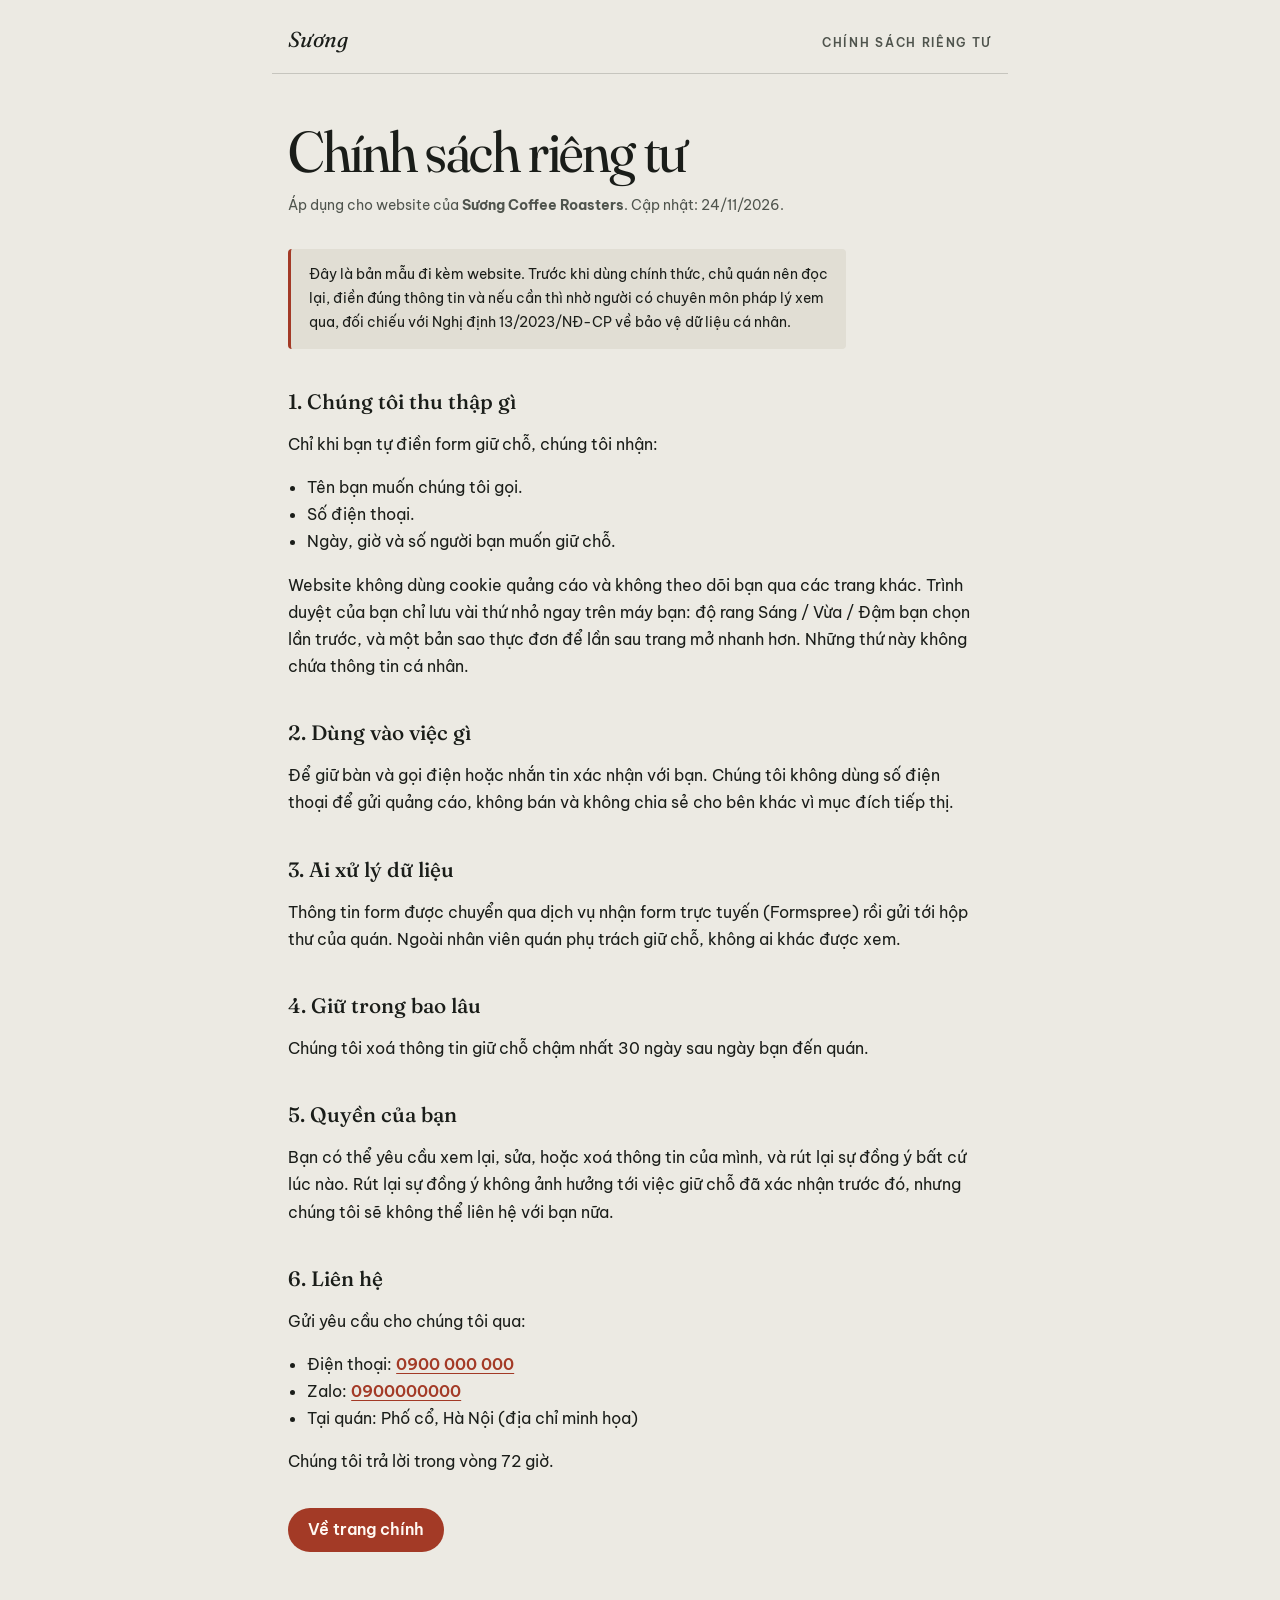
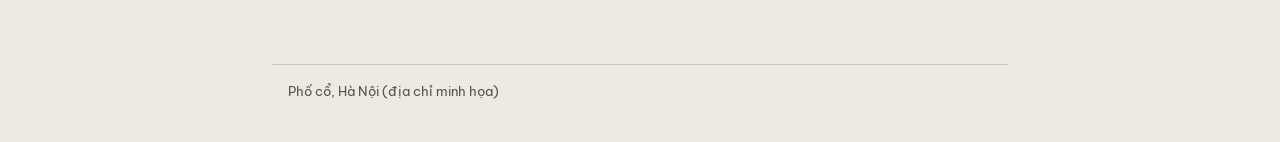
<file: chinh-sach-rieng-tu.html>
<!doctype html>
<html lang="vi">
<head>
<meta charset="utf-8">
<meta name="viewport" content="width=device-width, initial-scale=1">
<title>Chính sách riêng tư · Sương</title>
<meta name="description" content="Sương thu thập dữ liệu gì khi bạn giữ chỗ, dùng vào việc gì, giữ trong bao lâu và cách yêu cầu xoá.">
<link rel="icon" href="favicon.svg" type="image/svg+xml">
<link rel="preconnect" href="https://fonts.googleapis.com">
<link rel="preconnect" href="https://fonts.gstatic.com" crossorigin>
<link href="https://fonts.googleapis.com/css2?family=Be+Vietnam+Pro:wght@400;500;600&family=Fraunces:ital,opsz,wght@0,9..144,300..600;1,9..144,300..500&display=swap&subset=vietnamese" rel="stylesheet">
<link rel="stylesheet" href="page.css">
</head>
<body>
<header class="mast"><a href="./" data-s="name">Sương</a><span>Chính sách riêng tư</span></header>
<main>
  <h1>Chính sách riêng tư</h1>
  <p class="meta">Áp dụng cho website của <b data-s="legalName">Sương</b>. Cập nhật: 24/11/2026.</p>

  <p class="note" data-demo-only>Đây là bản mẫu đi kèm website. Trước khi dùng chính thức, chủ quán nên đọc lại, điền đúng thông tin và nếu cần thì nhờ người có chuyên môn pháp lý xem qua, đối chiếu với Nghị định 13/2023/NĐ-CP về bảo vệ dữ liệu cá nhân.</p>

  <h2>1. Chúng tôi thu thập gì</h2>
  <p>Chỉ khi bạn tự điền form giữ chỗ, chúng tôi nhận:</p>
  <ul>
    <li>Tên bạn muốn chúng tôi gọi.</li>
    <li>Số điện thoại.</li>
    <li>Ngày, giờ và số người bạn muốn giữ chỗ.</li>
  </ul>
  <p>Website không dùng cookie quảng cáo và không theo dõi bạn qua các trang khác. Trình duyệt của bạn chỉ lưu vài thứ nhỏ ngay trên máy bạn: độ rang Sáng / Vừa / Đậm bạn chọn lần trước, và một bản sao thực đơn để lần sau trang mở nhanh hơn. Những thứ này không chứa thông tin cá nhân.</p>

  <h2>2. Dùng vào việc gì</h2>
  <p>Để giữ bàn và gọi điện hoặc nhắn tin xác nhận với bạn. Chúng tôi không dùng số điện thoại để gửi quảng cáo, không bán và không chia sẻ cho bên khác vì mục đích tiếp thị.</p>

  <h2>3. Ai xử lý dữ liệu</h2>
  <p>Thông tin form được chuyển qua dịch vụ nhận form trực tuyến (Formspree) rồi gửi tới hộp thư của quán. Ngoài nhân viên quán phụ trách giữ chỗ, không ai khác được xem.</p>

  <h2>4. Giữ trong bao lâu</h2>
  <p>Chúng tôi xoá thông tin giữ chỗ chậm nhất 30 ngày sau ngày bạn đến quán.</p>

  <h2>5. Quyền của bạn</h2>
  <p>Bạn có thể yêu cầu xem lại, sửa, hoặc xoá thông tin của mình, và rút lại sự đồng ý bất cứ lúc nào. Rút lại sự đồng ý không ảnh hưởng tới việc giữ chỗ đã xác nhận trước đó, nhưng chúng tôi sẽ không thể liên hệ với bạn nữa.</p>

  <h2>6. Liên hệ</h2>
  <p>Gửi yêu cầu cho chúng tôi qua:</p>
  <ul data-contacts>
    <li>Điện thoại: <span data-s="phone"></span></li>
  </ul>
  <p>Chúng tôi trả lời trong vòng 72 giờ.</p>

  <p><a class="btn" href="./">Về trang chính</a></p>
</main>
<footer><span data-s="address.display"></span></footer>
<script src="site-data.js"></script>
<script>
(function () {
  var S = window.SITE || {};
  function get(p) { return p.split('.').reduce(function (o, k) { return o == null ? o : o[k]; }, S); }
  document.querySelectorAll('[data-s]').forEach(function (n) { var v = get(n.getAttribute('data-s')); if (v) n.textContent = v; });
  if (!S.demo) document.querySelectorAll('[data-demo-only]').forEach(function (n) { n.remove(); });
  var ul = document.querySelector('[data-contacts]');
  function add(label, text, href) {
    var li = document.createElement('li'); li.append(label + ': ');
    var a = document.createElement('a'); a.href = href; a.textContent = text; li.appendChild(a); ul.appendChild(li);
  }
  ul.innerHTML = '';
  if (S.phone) add('Điện thoại', S.phone, 'tel:' + S.phone.replace(/[^\d+]/g, ''));
  if (S.zalo) add('Zalo', S.zalo, 'https://zalo.me/' + S.zalo.replace(/\D/g, ''));
  if (S.email) add('Email', S.email, 'mailto:' + S.email);
  if (S.address && S.address.display) { var li = document.createElement('li'); li.textContent = 'Tại quán: ' + S.address.display; ul.appendChild(li); }
})();
</script>
</body>
</html>
</file>
<file: scrollcraft.css>
/* ============================================================================
   scrollcraft.css: the taste floor
   ----------------------------------------------------------------------------
   Two layers, and the split matters:

     TOKENS   what you override per brand. Colour roles, the type ramp, the
              spacing scale, elevation, motion. A brand is ~12 values.
     DEVICES  what the engine drives. Do not restyle these to taste; they are
              the mechanism. Style your own markup instead.

   Nothing here draws a "component". There are no card, badge, or pill classes,
   because a stylesheet that ships those is how every page built on it ends up
   with the same shapes. You get a floor and a vocabulary; the composition is
   yours.
   ========================================================================== */

/* ---------------------------------------------------------------- tokens -- */
:root {
  /* --- colour roles. Override these six and the page is rebranded. -------- */
  --sc-canvas:      #08090b;   /* the page ground. Drift interpolates this.   */
  --sc-surface:     #101217;   /* anything raised off the ground             */
  --sc-ink:         #f4f2ef;   /* primary text                               */
  --sc-ink-soft:    #9a9ba1;   /* secondary text. Tinted, never flat gray.   */
  --sc-accent:      #d8ff3e;   /* ONE accent. It owns a region, not confetti. */
  --sc-accent-ink:  #08090b;   /* text that sits on the accent               */

  --sc-hairline:    color-mix(in oklab, var(--sc-ink) 12%, transparent);
  --sc-hairline-strong: color-mix(in oklab, var(--sc-ink) 22%, transparent);

  /* --- type. Two families max. Display carries voice, text carries prose. - */
  --sc-font-display: "Instrument Sans", "Geist", system-ui, sans-serif;
  --sc-font-text:    "Geist", system-ui, sans-serif;
  --sc-font-mono:    "Geist Mono", ui-monospace, monospace;

  /* Fluid ramp. Tracking tightens as size grows because a face set at 6rem
     with 0 tracking reads loose; this is optical correction, not decoration. */
  --sc-t-xs:   clamp(0.75rem, 0.72rem + 0.15vw, 0.82rem);
  --sc-t-sm:   clamp(0.875rem, 0.84rem + 0.18vw, 0.95rem);
  --sc-t-base: clamp(1rem, 0.96rem + 0.22vw, 1.125rem);
  --sc-t-lg:   clamp(1.2rem, 1.1rem + 0.5vw, 1.5rem);
  --sc-t-xl:   clamp(1.6rem, 1.35rem + 1.2vw, 2.25rem);
  --sc-t-2xl:  clamp(2.1rem, 1.6rem + 2.4vw, 3.4rem);
  --sc-t-3xl:  clamp(2.8rem, 1.9rem + 4.2vw, 5rem);
  --sc-t-4xl:  clamp(3.4rem, 1.9rem + 6.6vw, 7.5rem);

  --sc-track-tight:  -0.035em;
  --sc-track-snug:   -0.02em;
  --sc-track-normal: -0.005em;
  --sc-track-wide:    0.08em;

  --sc-leading-none: 0.94;
  --sc-leading-tight: 1.06;
  --sc-leading-body: 1.62;

  --sc-measure: 62ch;

  /* --- space. 4px base: the useful middle steps an 8-only scale misses. --- */
  --sc-1: 0.25rem;  --sc-2: 0.5rem;   --sc-3: 0.75rem;  --sc-4: 1rem;
  --sc-5: 1.5rem;   --sc-6: 2rem;     --sc-7: 3rem;     --sc-8: 4rem;
  --sc-9: 6rem;     --sc-10: 8rem;    --sc-11: 12rem;

  /* Section rhythm is fluid so a phone doesn't inherit desktop air. */
  --sc-section: clamp(4.5rem, 9vw, 11rem);
  --sc-gutter:  clamp(1.25rem, 5vw, 5.5rem);
  --sc-maxw:    82rem;

  /* --- radius. Pick one scale for the page and hold it. ------------------- */
  --sc-r-sm: 6px;  --sc-r-md: 12px;  --sc-r-lg: 20px;  --sc-r-pill: 999px;

  /* --- elevation. Every shadow has an offset AND a soft blur, and is tinted
         to the canvas hue. A zero-offset coloured halo is decoration, not
         depth, so there isn't one here. ---------------------------------- */
  --sc-shadow-color: 220 40% 2%;
  --sc-e1: 0 1px 2px hsl(var(--sc-shadow-color) / 0.28),
           0 2px 6px -1px hsl(var(--sc-shadow-color) / 0.20);
  --sc-e2: 0 2px 4px hsl(var(--sc-shadow-color) / 0.24),
           0 8px 18px -4px hsl(var(--sc-shadow-color) / 0.30);
  --sc-e3: 0 4px 8px hsl(var(--sc-shadow-color) / 0.22),
           0 18px 40px -8px hsl(var(--sc-shadow-color) / 0.38),
           0 48px 90px -24px hsl(var(--sc-shadow-color) / 0.30);

  /* Edge light: a 1px top highlight sells a raised surface better than any
     amount of blur, because real raised things catch light on their lip. */
  --sc-edge: inset 0 1px 0 color-mix(in oklab, var(--sc-ink) 10%, transparent);

  /* --- motion. Built-in CSS easings are too weak for UI. ------------------ */
  --sc-ease-out:    cubic-bezier(0.23, 1, 0.32, 1);
  --sc-ease-in-out: cubic-bezier(0.77, 0, 0.175, 1);
  --sc-ease-drawer: cubic-bezier(0.32, 0.72, 0, 1);
  --sc-d-fast: 160ms;  --sc-d-base: 240ms;  --sc-d-slow: 420ms;

  --sc-z-stage: 1; --sc-z-copy: 20; --sc-z-chrome: 60;
}

/* --------------------------------------------------------------- reset -- */
*, *::before, *::after { box-sizing: border-box; }
html { -webkit-text-size-adjust: 100%; scroll-behavior: smooth; }
@media (prefers-reduced-motion: reduce) { html { scroll-behavior: auto; } }

body {
  margin: 0;
  background: var(--sc-canvas);
  color: var(--sc-ink);
  font-family: var(--sc-font-text);
  font-size: var(--sc-t-base);
  line-height: var(--sc-leading-body);
  letter-spacing: var(--sc-track-normal);
  -webkit-font-smoothing: antialiased;
  text-rendering: optimizeLegibility;
  font-synthesis-weight: none;
  overflow-x: clip;
}
img, video, canvas, svg { display: block; max-width: 100%; }
button, input, select, textarea { font: inherit; color: inherit; }

/* ------------------------------------------------- the browser surfaces --
   The parts you did not draw still carry the design. Selection, caret, focus
   ring, scrollbar and tabular numerals all ship with defaults that belong to no
   design system. Theming them is the cheapest signal that a page was built
   rather than assembled, and it is the step that gets skipped most reliably. */
::selection { background: var(--sc-accent); color: var(--sc-accent-ink); }
:root { caret-color: var(--sc-accent); accent-color: var(--sc-accent); }
:focus-visible {
  outline: 2px solid var(--sc-accent);
  outline-offset: 3px;
  border-radius: var(--sc-r-sm);
}
:where(a) { color: inherit; text-decoration-thickness: 1px; text-underline-offset: 0.22em; }
@supports (scrollbar-color: auto) {
  html { scrollbar-color: color-mix(in oklab, var(--sc-ink) 26%, transparent) transparent; scrollbar-width: thin; }
}
:where(table, .sc-nums, [data-sc-count]) { font-variant-numeric: tabular-nums; }

/* ----------------------------------------------------------- typography -- */
.sc-display {
  font-family: var(--sc-font-display);
  font-weight: 500;
  line-height: var(--sc-leading-none);
  letter-spacing: var(--sc-track-tight);
  text-wrap: balance;
  margin: 0;
}
.sc-display--xl { font-size: var(--sc-t-4xl); }
.sc-display--lg { font-size: var(--sc-t-3xl); }
.sc-display--md { font-size: var(--sc-t-2xl); letter-spacing: var(--sc-track-snug); }
.sc-lede {
  font-size: var(--sc-t-lg);
  line-height: 1.44;
  letter-spacing: var(--sc-track-snug);
  color: var(--sc-ink);
  max-width: 46ch;
  text-wrap: pretty;
  margin: 0;
}
.sc-body { max-width: var(--sc-measure); color: var(--sc-ink-soft); text-wrap: pretty; margin: 0; }
.sc-label {
  font-family: var(--sc-font-mono);
  font-size: var(--sc-t-xs);
  letter-spacing: var(--sc-track-wide);
  text-transform: uppercase;
  color: var(--sc-ink-soft);
}

/* ---------------------------------------------------------------- layout -- */
.sc-wrap { width: 100%; max-width: var(--sc-maxw); margin-inline: auto; padding-inline: var(--sc-gutter); }
.sc-section { padding-block: var(--sc-section); }
/* More space above a heading than below it: the gap belongs to the boundary,
   not to the pair. */
.sc-stack > * + * { margin-top: var(--sc-4); }
.sc-stack > :is(h1,h2,h3) { margin-top: var(--sc-7); }
.sc-stack > :is(h1,h2,h3):first-child { margin-top: 0; }
.sc-rule { height: 1px; border: 0; background: var(--sc-hairline); margin: 0; }

/* =============================================================== DEVICES ==
   Driven by the engine. Restyle your own markup, not these.                */

.sc-act--pinned { position: relative; }
.sc-stage {
  position: sticky; top: 0;
  height: 100vh; height: 100svh;
  overflow: clip;
  z-index: var(--sc-z-stage);
}

/* scrub / sequence media */
.sc-stage :is(video[data-sc-scrub], canvas[data-sc-sequence], .sc-stage__poster) {
  position: absolute; inset: 0;
  width: 100%; height: 100%;
  object-fit: cover;
}
video[data-sc-scrub] { opacity: 0; transition: opacity 380ms var(--sc-ease-out); }
.sc-has-clip video[data-sc-scrub] { opacity: 1; }
/* The poster is a live frame-holder, not a placeholder: it stays up until a
   real video frame has painted, which is what stops the blank-stage flash. */
.sc-stage__poster { z-index: 0; transition: opacity 380ms var(--sc-ease-out); }
.sc-has-clip .sc-stage__poster { opacity: 0; }

/* A scrim only where text sits. A full-frame darkening layer flattens the
   image everywhere to fix contrast in one corner. */
.sc-scrim {
  position: absolute; inset: 0; pointer-events: none; z-index: 1;
  background: linear-gradient(
    var(--sc-scrim-angle, 180deg),
    color-mix(in oklab, var(--sc-canvas) var(--sc-scrim-a, 78%), transparent) 0%,
    color-mix(in oklab, var(--sc-canvas) 30%, transparent) 42%,
    transparent 68%);
}
/* Point the scrim at the copy. A scrim gradient that darkens the top while the
   copy sits at the bottom fixes contrast nowhere and flattens the image
   everywhere, which is the most common way text-over-video goes wrong. */
.sc-scrim--bottom { --sc-scrim-angle: 0deg; }
.sc-scrim--left   { --sc-scrim-angle: 90deg; }
.sc-scrim--right  { --sc-scrim-angle: 270deg; }

/* Corner scrims, for copy anchored to a corner. An edge gradient has to darken
   a whole band across the frame to cover one corner; a corner gradient puts the
   density where the text is and leaves the rest of the image alone. Pair with
   .sc-copy--lead / .sc-copy--trail. */
.sc-scrim--lead {
  background: linear-gradient(to top right,
    color-mix(in oklab, var(--sc-canvas) 94%, transparent) 0%,
    color-mix(in oklab, var(--sc-canvas) 72%, transparent) 30%,
    color-mix(in oklab, var(--sc-canvas) 30%, transparent) 52%,
    transparent 72%);
}
.sc-scrim--trail {
  background: linear-gradient(to top left,
    color-mix(in oklab, var(--sc-canvas) 94%, transparent) 0%,
    color-mix(in oklab, var(--sc-canvas) 72%, transparent) 30%,
    color-mix(in oklab, var(--sc-canvas) 30%, transparent) 52%,
    transparent 72%);
}
/* A band across the bottom, for copy that spans the full width of the frame.
   That is what both corner anchors become below 860px, and it is also the right
   shape whenever the copy block is wider than a corner. */
.sc-scrim--band {
  background: linear-gradient(to top,
    color-mix(in oklab, var(--sc-canvas) 94%, transparent) 0%,
    color-mix(in oklab, var(--sc-canvas) 74%, transparent) 22%,
    color-mix(in oklab, var(--sc-canvas) 30%, transparent) 42%,
    transparent 58%);
}
.sc-scrim--vignette {
  background: radial-gradient(120% 90% at 50% 45%, transparent 40%,
              color-mix(in oklab, var(--sc-canvas) 70%, transparent) 100%);
}

/* copy over a stage.
   max-width is in rem, never ch. A `ch` on this container resolves against the
   CONTAINER's font-size (body size), not the display size of the heading inside
   it, so `max-width: 20ch` here silently produces a ~180px column and wraps a
   hero headline to six lines. Set a ch measure on the text element itself. */
.sc-copy {
  position: absolute; z-index: var(--sc-z-copy);
  inset-inline: var(--sc-gutter);
  max-width: min(46rem, 76vw);
  will-change: opacity, transform;
}
.sc-copy--lead   { left: var(--sc-gutter); bottom: clamp(3rem, 12vh, 9rem); }
/* inset-inline FIRST. It is the shorthand for left+right, so declaring it after
   `left: 50%` resets left to auto and the block drifts off the left edge. */
.sc-copy--center { inset-inline: auto; left: 50%; top: 50%; translate: -50% -50%; text-align: center; }
.sc-copy--trail  { inset-inline: auto; right: var(--sc-gutter); bottom: clamp(3rem, 12vh, 9rem); text-align: right; }

/* cue defaults: the engine writes opacity/transform inline, these are the
   pre-paint state so nothing flashes before the first read() */
[data-sc-cue] { opacity: 0; will-change: opacity, transform; }
.sc-ready [data-sc-cue] { transition: none; }

/* kinetic split */
.sc-split { display: inline-block; overflow: hidden; vertical-align: top; }
/* Descenders live below the baseline; a line mask clipped to the line box eats
   the tails off g, y, p, j. The padding buys them room back. */
.sc-split--line { display: block; padding-bottom: 0.14em; margin-bottom: -0.14em; }
.sc-split__i { display: inline-block; will-change: transform, opacity; }
.sc-is-split { opacity: 1 !important; }

/* horizontal rail */
[data-sc-pan] { display: flex; will-change: transform; }

/* reveal + parallax */
[data-sc-reveal] { will-change: clip-path; }
[data-sc-parallax] { will-change: transform; }

/* flow reveal (fires once) */
[data-sc-in], [data-sc-stagger] > * {
  opacity: 0;
  transform: translate3d(0, 14px, 0);
  transition: opacity 620ms var(--sc-ease-out), transform 620ms var(--sc-ease-out);
}
[data-sc-in].sc-in, [data-sc-stagger] > .sc-in { opacity: 1; transform: none; }

/* pointer devices */
[data-sc-tilt] { transform-style: preserve-3d; will-change: transform; }
[data-sc-magnet] { will-change: transform; }
/* isolation always; position only if nothing more specific already set it.
   Written with :where() (zero specificity) on purpose: a plain `position:
   relative` here has the same weight as `.sc-stage` and, being later in the
   file, silently wins. A stage carrying both attributes then stops being
   sticky and the whole act scrolls away instead of pinning. */
[data-sc-spotlight] { isolation: isolate; }
:where([data-sc-spotlight]) { position: relative; }
[data-sc-spotlight]::after {
  content: ""; position: absolute; inset: 0; pointer-events: none; z-index: 2;
  background: radial-gradient(
    28rem 28rem at calc(var(--sc-mx, 0.5) * 100%) calc(var(--sc-my, 0.5) * 100%),
    color-mix(in oklab, var(--sc-accent) 16%, transparent), transparent 70%);
  opacity: 0; transition: opacity var(--sc-d-slow) var(--sc-ease-out);
}
[data-sc-spotlight]:hover::after { opacity: 1; }

/* =========================================================== WORLDFLIGHT ==
   One fixed stage for the whole page. The only thing in document flow is the
   spacer, and it is empty. If you find yourself adding a section here, you want
   act mode instead: the moment a real block scrolls past the fixed stage, the
   page has a seam again and the whole point is gone.                        */

[data-sc-mode="worldflight"] { position: relative; }

.sc-world {
  position: fixed; inset: 0;
  overflow: clip;
  z-index: var(--sc-z-stage);
  background: var(--sc-canvas);
}

/* Every leg is mounted for the life of the page and stacked in the same box.
   The engine owns opacity, visibility and z-index here; do not set them. */
.sc-world__seg {
  position: absolute; inset: 0;
  opacity: 0;
  will-change: opacity;
}
.sc-world__seg > :is(video, img, canvas) {
  position: absolute; inset: 0;
  width: 100%; height: 100%;
  object-fit: cover;
}
/* The poster is the frame-holder AND the first camera move: the engine pushes
   it in slowly until a real decoded frame is available to replace it. */
.sc-world__poster {
  z-index: 0;
  transform-origin: 50% 50%;
  transition: opacity 420ms var(--sc-ease-out);
}
.sc-world__seg > video { z-index: 1; }
.sc-world__seg.sc-has-clip .sc-world__poster { opacity: 0; }
/* The act stylesheet lights a clip through its ancestor act. A worldflight leg
   has no act, so match the class the engine also writes on the clip itself. */
video[data-sc-scrub].sc-has-clip { opacity: 1; }

/* The copy layer is fixed too, and inert by default: the engine hands
   pointer-events back to a block only while it is actually legible. */
.sc-world__copy {
  position: fixed; inset: 0;
  z-index: var(--sc-z-copy);
  pointer-events: none;
}
.sc-world__scrim { position: absolute; inset: 0; pointer-events: none; z-index: 0; }
[data-sc-copy] {
  opacity: 0;
  pointer-events: none;
  will-change: opacity, transform;
}
.sc-ready [data-sc-copy] { transition: none; }

/* The track. Empty on purpose. */
.sc-world__spacer { pointer-events: none; }

/* scroll progress */
[data-sc-progress] {
  position: fixed; inset: 0 0 auto 0; height: 2px; z-index: var(--sc-z-chrome);
  background: var(--sc-accent); transform-origin: 0 50%; transform: scaleX(0);
  will-change: transform;
}

/* ----------------------------------------------------------- atmosphere --
   Depth is not only shadow. Grain keeps a flat dark ground from banding, and
   it is the difference between "a dark page" and "a lit room". */
.sc-grain { position: fixed; inset: 0; pointer-events: none; z-index: 3; opacity: 0.045; }
.sc-grain::before {
  content: ""; position: absolute; inset: -50%;
  background-image: url("data:image/svg+xml;utf8,<svg xmlns='http://www.w3.org/2000/svg' width='140' height='140'><filter id='n'><feTurbulence type='fractalNoise' baseFrequency='0.85' numOctaves='3'/></filter><rect width='140' height='140' filter='url(%23n)'/></svg>");
}

/* -------------------------------------------------------- reduced motion -- */
@media (prefers-reduced-motion: reduce) {
  /* Fewer and gentler, not zero. Opacity still carries the reveal so the page
     is comprehensible; every position change is dropped. */
  [data-sc-in], [data-sc-stagger] > * { transform: none; transition-duration: 220ms; }
  [data-sc-parallax], [data-sc-pan], .sc-split__i { transform: none !important; }
  /* A wipe is a position change too. Show reveal content settled. */
  [data-sc-reveal] { clip-path: none !important; }
  /* A rail's transform IS its navigation, not decoration. Zeroing it the way
     parallax and kinetic type are zeroed parks the act on its first screenful
     and makes everything past the fold unreachable: a device degrading into
     missing content. Hand the travel back to the reader as an ordinary scroll
     region instead, so the same items are all still gettable without motion.
     A build that would rather re-lay the rail out as a grid can still do that;
     this is the floor, not the ceiling. */
  [data-sc-act="pan"] .sc-stage,
  [data-sc-act="pan"] [data-sc-stage] {
    overflow-x: auto; overflow-y: hidden;
    overscroll-behavior-x: contain;
    scroll-snap-type: x proximity;
  }
  [data-sc-pan] > * { scroll-snap-align: center; }
  [data-sc-spotlight]::after { display: none; }
  /* A worldflight keeps its whole story here. No clip is ever fetched, so the
     posters are the film, and they cross-dissolve through exactly the same
     seams at exactly the same scroll positions. The push-in and the copy drift
     are the only things that go. */
  .sc-world__poster, [data-sc-copy] { transform: none !important; }
}

/* --------------------------------------------------------------- mobile -- */
@media (max-width: 860px) {
  .sc-copy { inset-inline: var(--sc-gutter); max-width: none; }
  .sc-copy--trail { text-align: left; }
  .sc-stage { height: 100svh; }
  /* .sc-copy--trail re-anchors to the left and spans the full width here, so a
     bottom-RIGHT corner gradient darkens the one corner the copy just left and
     guarantees a contrast failure over any bright clip. Point the density at
     the copy: the same band .sc-scrim--band paints. */
  .sc-scrim--trail {
    background: linear-gradient(to top,
      color-mix(in oklab, var(--sc-canvas) 94%, transparent) 0%,
      color-mix(in oklab, var(--sc-canvas) 74%, transparent) 22%,
      color-mix(in oklab, var(--sc-canvas) 30%, transparent) 42%,
      transparent 58%);
  }
}
</file>
<file: page.css>
/* Trang phụ (chính sách riêng tư, 404): cùng phông và màu với trang chính */
:root {
  --paper: #ECEAE3; --paper-2: #E1DED4; --dark: #1B1E1A;
  --ink: #1A1D19; --soft: #4F544D; --line: color-mix(in oklab, #1A1D19 18%, transparent);
  --cherry: #A33A26;
}
* { box-sizing: border-box; }
html { -webkit-text-size-adjust: 100%; }
body {
  margin: 0; background: var(--paper); color: var(--ink);
  font-family: "Be Vietnam Pro", system-ui, sans-serif; font-size: 1rem; line-height: 1.7;
}
a { color: var(--cherry); font-weight: 600; text-underline-offset: 0.2em; }
:focus-visible { outline: 2px solid var(--cherry); outline-offset: 3px; border-radius: 3px; }
.mast {
  display: flex; justify-content: space-between; align-items: baseline; gap: 16px;
  max-width: 46rem; margin: 0 auto; padding: 22px 16px 14px; border-bottom: 1px solid var(--line);
  font-size: 0.75rem; font-weight: 600; letter-spacing: 0.14em; text-transform: uppercase; color: var(--soft);
}
.mast a { font-family: "Fraunces", Georgia, serif; font-style: italic; font-size: 1.35rem; letter-spacing: 0; text-transform: none; color: var(--ink); text-decoration: none; font-weight: 400; }
main { max-width: 46rem; margin: 0 auto; padding: 48px 16px 96px; }
h1 {
  font-family: "Fraunces", Georgia, serif; font-weight: 400; font-variation-settings: "opsz" 144, "SOFT" 30;
  font-size: clamp(2.2rem, 7vw, 3.6rem); line-height: 1.04; letter-spacing: -0.025em; margin: 0 0 12px;
}
h2 { font-family: "Fraunces", Georgia, serif; font-weight: 500; font-size: 1.3rem; line-height: 1.25; margin: 40px 0 8px; }
p, li { max-width: 62ch; }
ul { padding-left: 1.2em; }
.meta { color: var(--soft); font-size: 0.875rem; margin: 0 0 32px; }
.note { background: var(--paper-2); border-left: 3px solid var(--cherry); padding: 14px 18px; border-radius: 4px; font-size: 0.875rem; }
.big404 { font-family: "Fraunces", Georgia, serif; font-style: italic; font-weight: 300; font-size: clamp(6rem, 30vw, 12rem); line-height: 0.85; letter-spacing: -0.04em; margin: 0 0 16px; color: var(--cherry); }
.btn { display: inline-flex; align-items: center; min-height: 44px; padding: 0 20px; border-radius: 999px; background: var(--cherry); color: #FFF8F2; text-decoration: none; margin-top: 16px; }
footer { max-width: 46rem; margin: 0 auto; padding: 16px 16px 40px; border-top: 1px solid var(--line); color: var(--soft); font-size: 0.8rem; }
</file>
